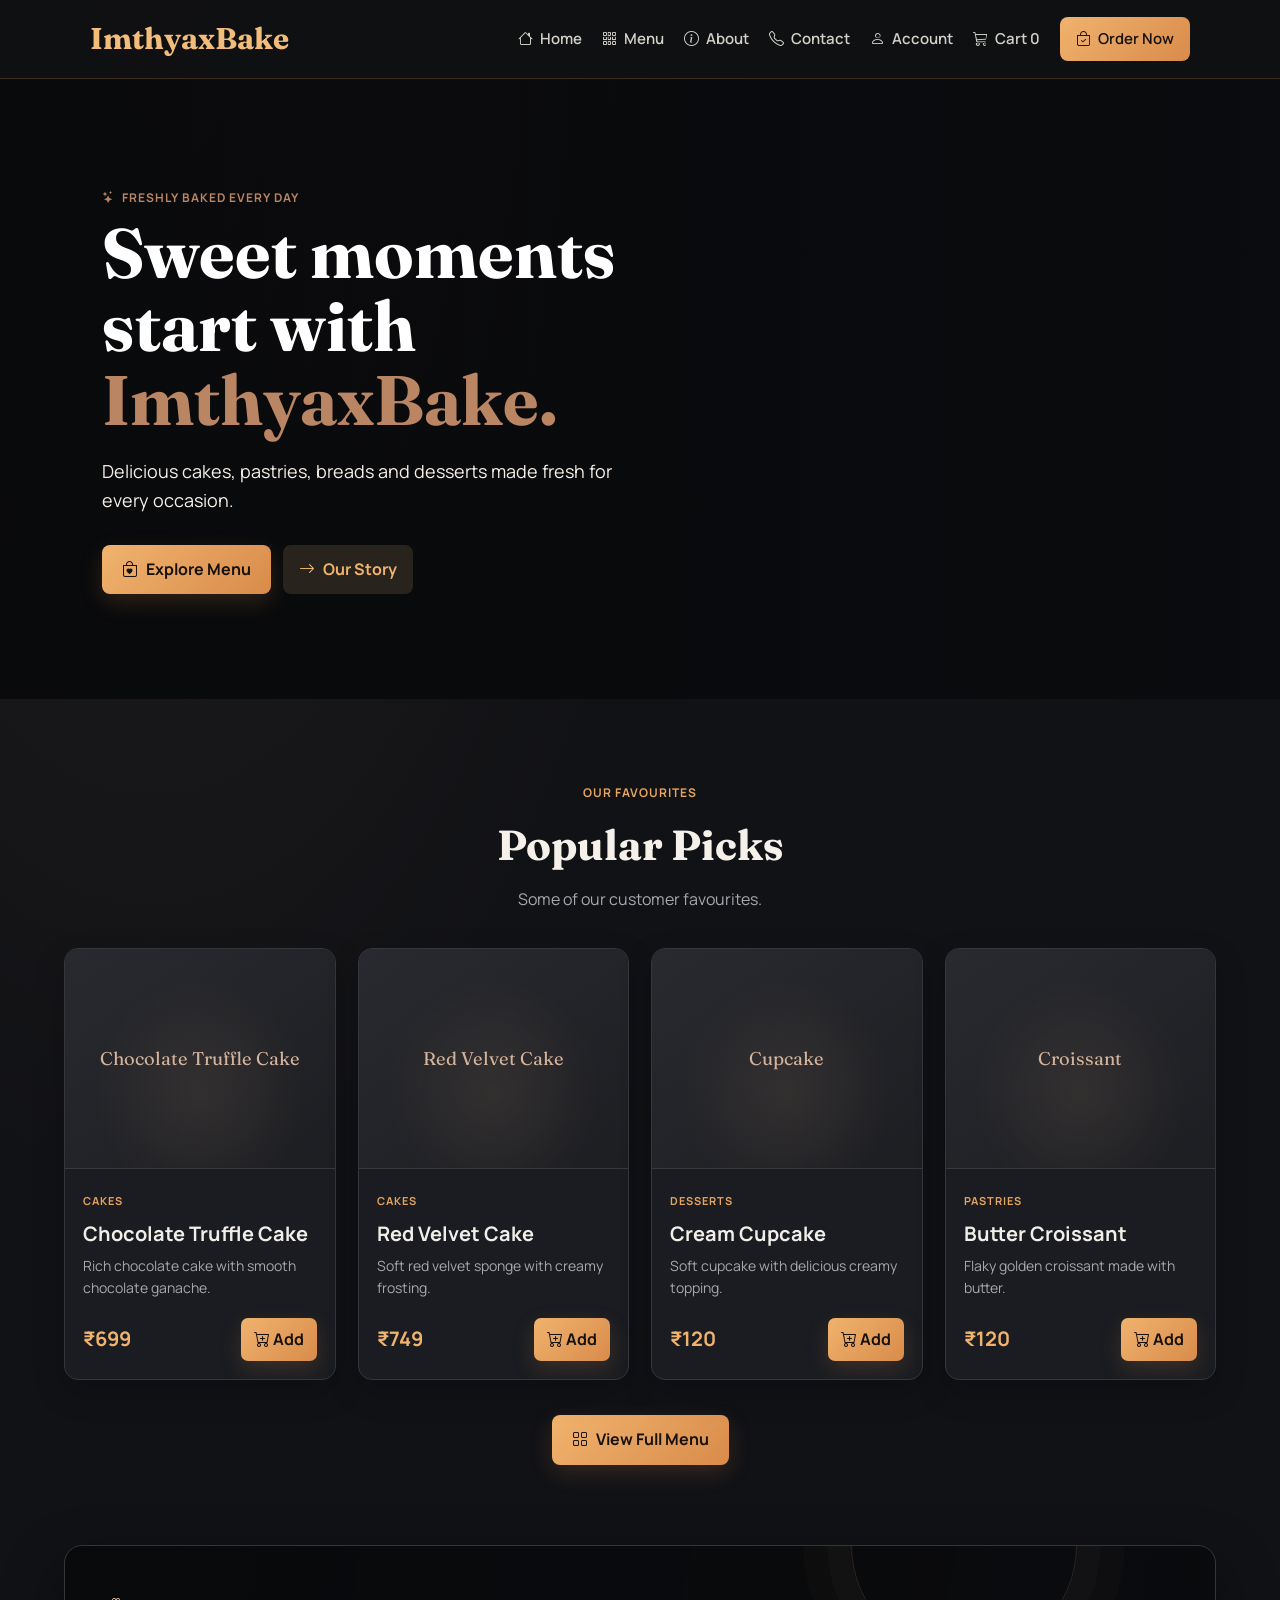
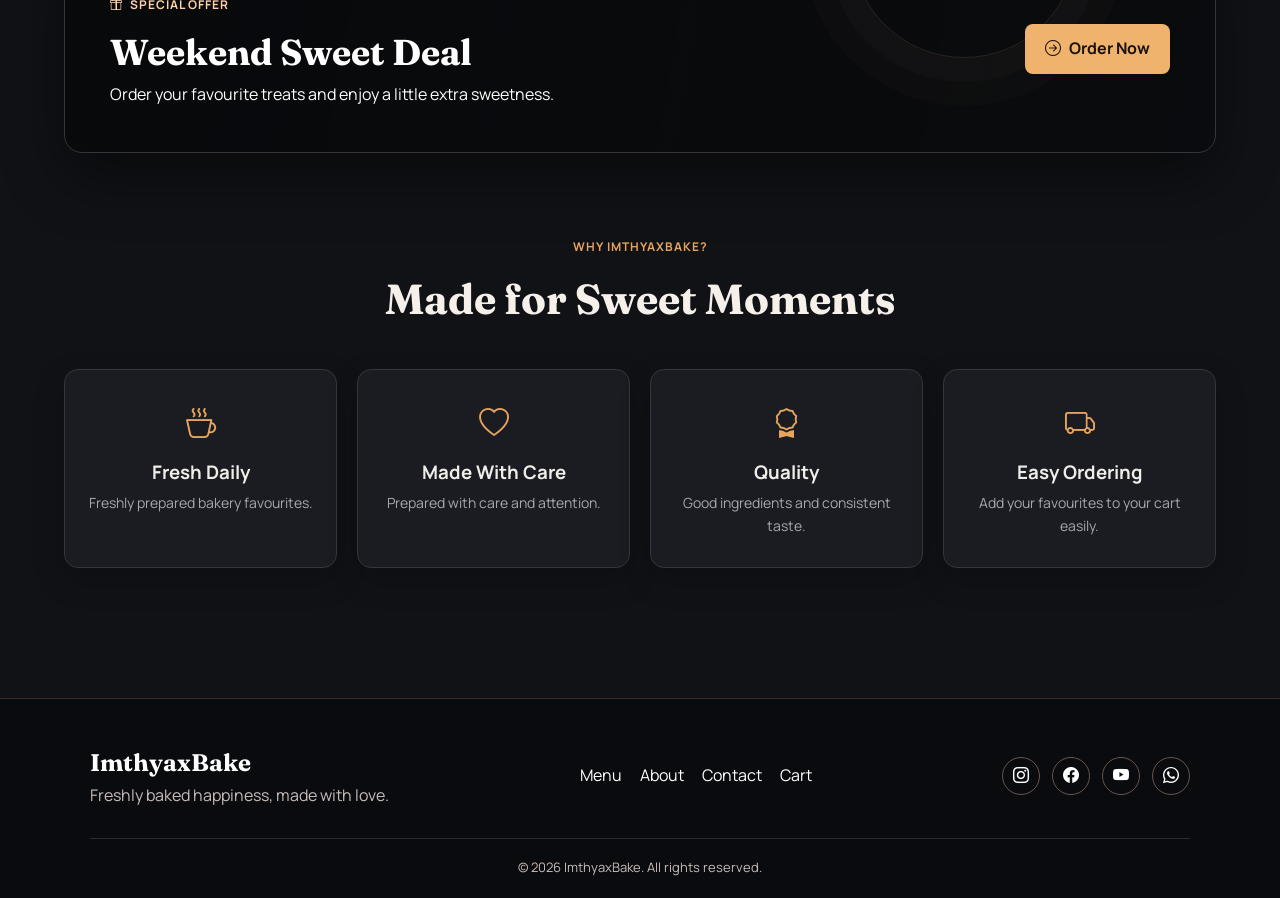
<file: index.html>
<!DOCTYPE html>
<html lang="en">
<head>
    <meta charset="UTF-8">
    <meta name="viewport" content="width=device-width, initial-scale=1.0">
    <title>Imtiaz Bake</title>

    <meta http-equiv="refresh" content="0; url=./imthiyaz-Bake/">
</head>
<body>
    <p>Redirecting to Imtiaz Bake...</p>

    <script>
        window.location.replace("./imthiyaz-Bake/");
    </script>
</body>
</html>
</file>
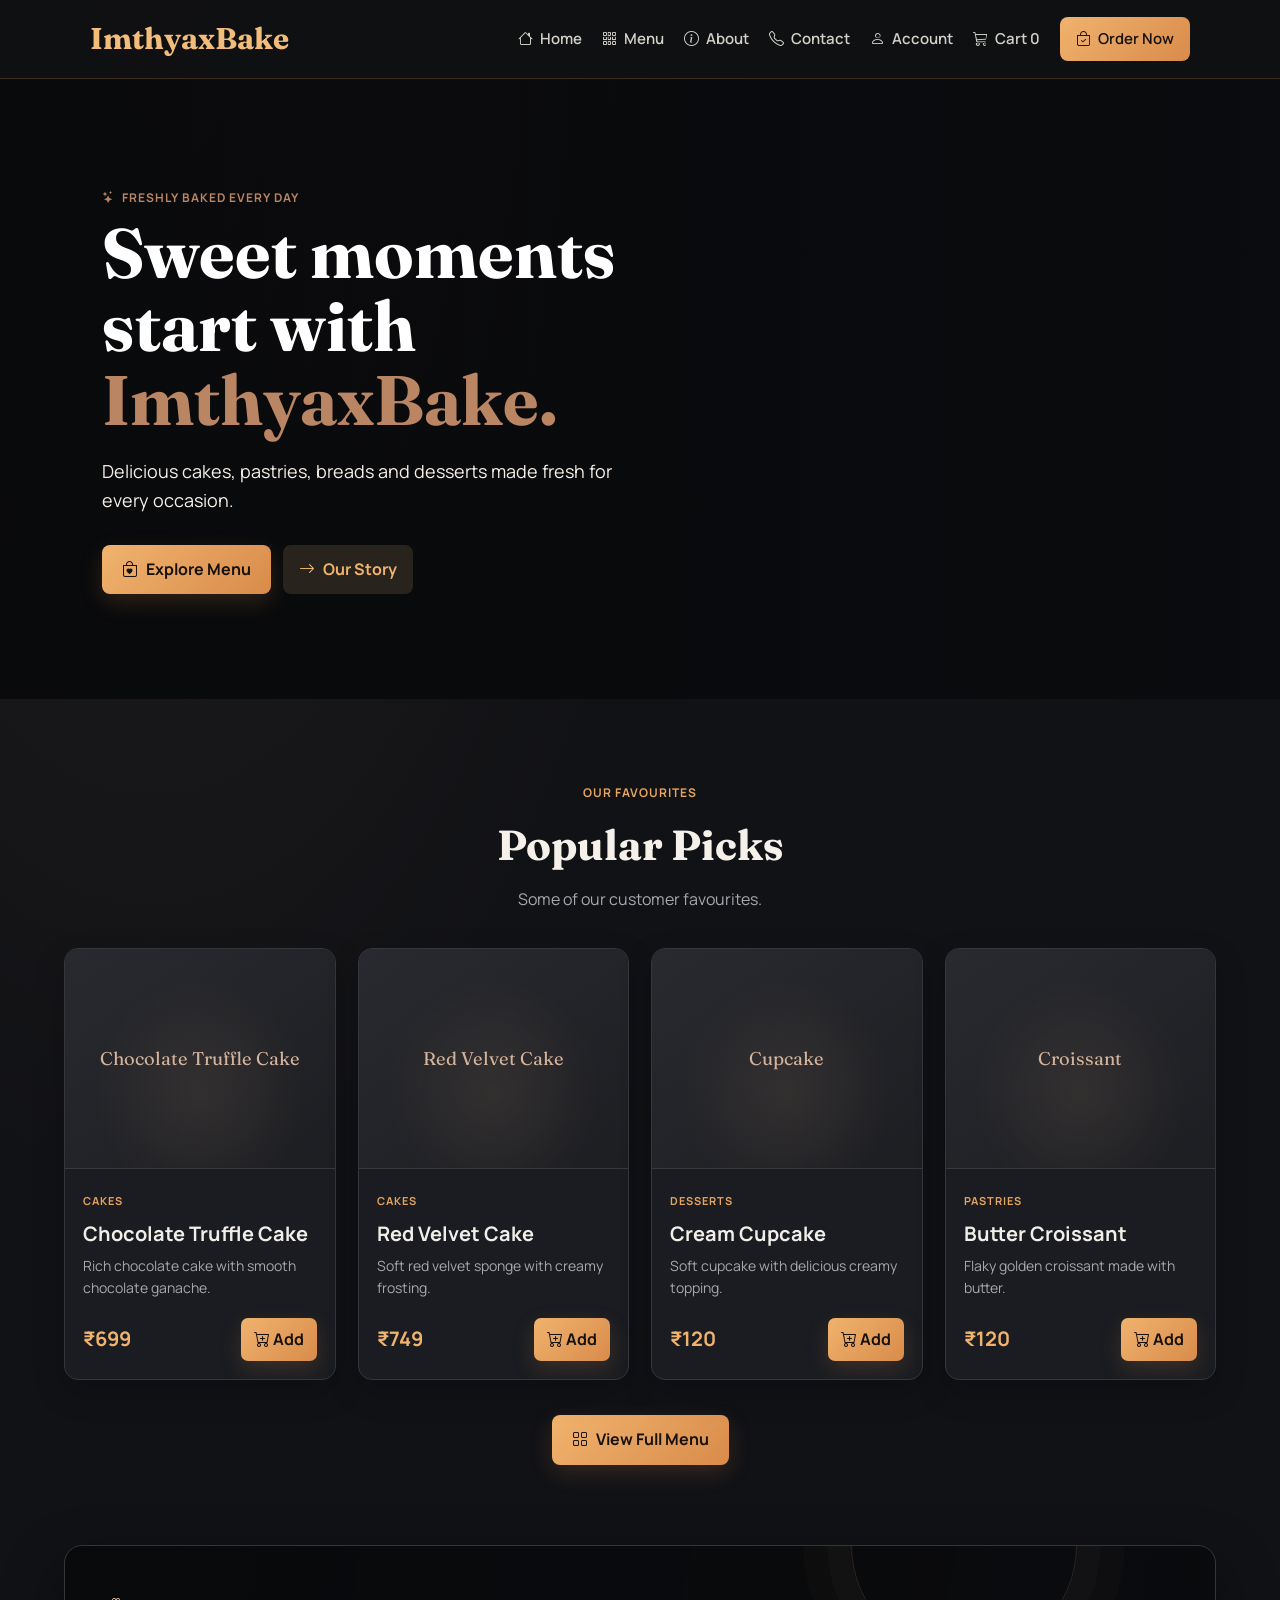
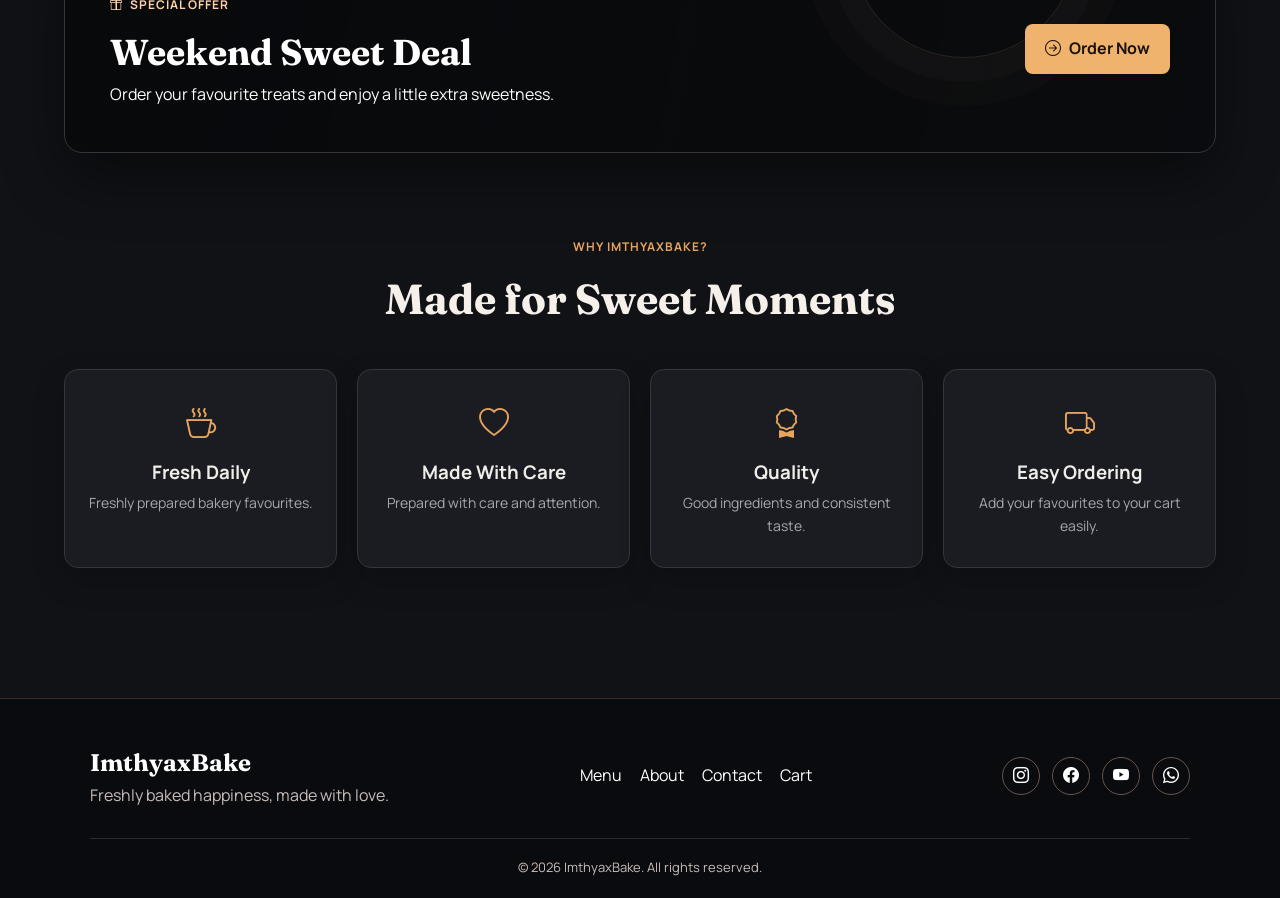
<file: imthiyaz-Bake/index.html>
﻿<!DOCTYPE html>
<html lang="en">

<head>

    <meta charset="UTF-8">

    <meta name="viewport"
          content="width=device-width, initial-scale=1.0">

    <title>Home - ImthyaxBake</title>

    <!-- Google Fonts -->
    <link rel="preconnect"
          href="https://fonts.googleapis.com">

    <link rel="preconnect"
          href="https://fonts.gstatic.com"
          crossorigin>

    <link href="https://fonts.googleapis.com/css2?family=Manrope:wght@400;500;600;700;800&family=Fraunces:wght@600;700&display=swap"
          rel="stylesheet">

    <!-- Bootstrap Icons -->
    <link rel="stylesheet"
          href="https://cdn.jsdelivr.net/npm/bootstrap-icons@1.11.3/font/bootstrap-icons.min.css">

    <!-- CSS -->
    <link rel="stylesheet"
          href="css/style.css">

</head>


<body>


<!-- =========================
     NAVBAR
========================= -->

<header class="navbar">

    <a href="index.html"
       class="logo">

        ImthyaxBake

    </a>


    <button class="menu-toggle"
            id="menuToggle">

        <i class="bi bi-list"></i>

    </button>


    <nav id="mainNav">

        <a href="index.html">
            <i class="bi bi-house"></i>
            Home
        </a>

        <a href="menu.html">
            <i class="bi bi-grid-3x3-gap"></i>
            Menu
        </a>

        <a href="about.html">
            <i class="bi bi-info-circle"></i>
            About
        </a>

        <a href="contact.html">
            <i class="bi bi-telephone"></i>
            Contact
        </a>

        <a href="account.html">
            <i class="bi bi-person"></i>
            Account
        </a>

        <a href="cart.html">

            <i class="bi bi-cart3"></i>

            Cart

            <span id="cartCount">
                0
            </span>

        </a>

        <a href="menu.html"
           class="order-link">

            <i class="bi bi-bag-check"></i>

            Order Now

        </a>

    </nav>

</header>



<!-- =========================
     HERO
========================= -->

<section class="hero">

    <div class="hero-content">

        <span class="eyebrow">

            <i class="bi bi-stars"></i>

            Freshly Baked Every Day

        </span>


        <h1>

            Sweet moments start
            with

            <span>
                ImthyaxBake.
            </span>

        </h1>


        <p>

            Delicious cakes, pastries,
            breads and desserts made
            fresh for every occasion.

        </p>


        <div class="hero-buttons">

            <a href="menu.html"
               class="btn primary">

                <i class="bi bi-bag-heart"></i>

                Explore Menu

            </a>


            <a href="about.html"
               class="btn secondary">

                <i class="bi bi-arrow-right"></i>

                Our Story

            </a>

        </div>

    </div>

</section>



<!-- =========================
     POPULAR PRODUCTS
========================= -->

<section class="section">


    <div class="section-heading">

        <span class="eyebrow">

            Our Favourites

        </span>


        <h2>

            Popular Picks

        </h2>


        <p>

            Some of our customer
            favourites.

        </p>

    </div>



    <div class="product-grid">


        <!-- PRODUCT 1 -->

        <article class="product-card">

            <img
                src="https://images.unsplash.com/photo-1578985545062-69928b1d9587?auto=format&fit=crop&w=900&q=80"
                alt="Chocolate Truffle Cake">


            <div class="product-info">

                <span class="product-category">
                    Cakes
                </span>


                <h3 class="product-name">

                    Chocolate Truffle Cake

                </h3>


                <p>

                    Rich chocolate cake
                    with smooth chocolate
                    ganache.

                </p>


                <div class="product-bottom">

                    <strong class="product-price">

                        ₹699

                    </strong>


                    <button class="add-btn">

                        <i class="bi bi-cart-plus"></i>

                        Add

                    </button>

                </div>

            </div>

        </article>



        <!-- PRODUCT 2 -->

        <article class="product-card">

            <img
                src="https://images.unsplash.com/photo-1565958011703-44f9829ba187?auto=format&fit=crop&w=900&q=80"
                alt="Red Velvet Cake">


            <div class="product-info">

                <span class="product-category">
                    Cakes
                </span>


                <h3 class="product-name">

                    Red Velvet Cake

                </h3>


                <p>

                    Soft red velvet
                    sponge with creamy
                    frosting.

                </p>


                <div class="product-bottom">

                    <strong class="product-price">

                        ₹749

                    </strong>


                    <button class="add-btn">

                        <i class="bi bi-cart-plus"></i>

                        Add

                    </button>

                </div>

            </div>

        </article>



        <!-- PRODUCT 3 -->

        <article class="product-card">

            <img
                src="https://images.unsplash.com/photo-1519869325930-281384150729?auto=format&fit=crop&w=900&q=80"
                alt="Cupcake">


            <div class="product-info">

                <span class="product-category">
                    Desserts
                </span>


                <h3 class="product-name">

                    Cream Cupcake

                </h3>


                <p>

                    Soft cupcake with
                    delicious creamy
                    topping.

                </p>


                <div class="product-bottom">

                    <strong class="product-price">

                        ₹120

                    </strong>


                    <button class="add-btn">

                        <i class="bi bi-cart-plus"></i>

                        Add

                    </button>

                </div>

            </div>

        </article>



        <!-- PRODUCT 4 -->

        <article class="product-card">

            <img
                src="https://images.unsplash.com/photo-1555507036-ab1f4038808a?auto=format&fit=crop&w=900&q=80"
                alt="Croissant">


            <div class="product-info">

                <span class="product-category">
                    Pastries
                </span>


                <h3 class="product-name">

                    Butter Croissant

                </h3>


                <p>

                    Flaky golden croissant
                    made with butter.

                </p>


                <div class="product-bottom">

                    <strong class="product-price">

                        ₹120

                    </strong>


                    <button class="add-btn">

                        <i class="bi bi-cart-plus"></i>

                        Add

                    </button>

                </div>

            </div>

        </article>


    </div>



    <div class="center">

        <a href="menu.html"
           class="btn primary">

            <i class="bi bi-grid"></i>

            View Full Menu

        </a>

    </div>

</section>



<!-- =========================
     OFFER
========================= -->

<section class="offer-banner">

    <div>

        <span class="eyebrow">

            <i class="bi bi-gift"></i>

            Special Offer

        </span>


        <h2>

            Weekend Sweet Deal

        </h2>


        <p>

            Order your favourite treats
            and enjoy a little extra
            sweetness.

        </p>

    </div>


    <a href="menu.html"
       class="btn light">

        <i class="bi bi-arrow-right-circle"></i>

        Order Now

    </a>

</section>



<!-- =========================
     FEATURES
========================= -->

<section class="section">

    <div class="section-heading">

        <span class="eyebrow">

            Why ImthyaxBake?

        </span>


        <h2>

            Made for Sweet Moments

        </h2>

    </div>


    <div class="feature-grid">


        <div class="feature-card">

            <i class="bi bi-cup-hot"></i>

            <h3>
                Fresh Daily
            </h3>

            <p>
                Freshly prepared bakery
                favourites.
            </p>

        </div>


        <div class="feature-card">

            <i class="bi bi-heart"></i>

            <h3>
                Made With Care
            </h3>

            <p>
                Prepared with care and
                attention.
            </p>

        </div>


        <div class="feature-card">

            <i class="bi bi-award"></i>

            <h3>
                Quality
            </h3>

            <p>
                Good ingredients and
                consistent taste.
            </p>

        </div>


        <div class="feature-card">

            <i class="bi bi-truck"></i>

            <h3>
                Easy Ordering
            </h3>

            <p>
                Add your favourites to
                your cart easily.
            </p>

        </div>


    </div>

</section>



<!-- =========================
     FOOTER
========================= -->

<footer class="footer">

    <div class="footer-inner">


        <div>

            <h2>
                ImthyaxBake
            </h2>

            <p>
                Freshly baked happiness,
                made with love.
            </p>

        </div>


        <div class="footer-links">

            <a href="menu.html">
                Menu
            </a>

            <a href="about.html">
                About
            </a>

            <a href="contact.html">
                Contact
            </a>

            <a href="cart.html">
                Cart
            </a>

        </div>


        <div class="socials">

            <a href="https://www.instagram.com/imthyax__/"
               target="_blank"
               rel="noopener noreferrer"
               aria-label="Instagram">

                <i class="bi bi-instagram"></i>

            </a>


            <a href="https://youtube.com/@liftwithimthyax"
               target="_blank"
               rel="noopener noreferrer"
               aria-label="YouTube">

                <i class="bi bi-facebook"></i>

            </a>


            <a href="https://wa.me/917019736315"
               target="_blank"
               rel="noopener noreferrer"
               aria-label="WhatsApp">

                <i class="bi bi-youtube"></i>

            </a>


            <a href="#">

                <i class="bi bi-whatsapp"></i>

            </a>

        </div>

    </div>


    <p class="copyright">

        © 2026 ImthyaxBake.
        All rights reserved.

    </p>

</footer>



<script src="js/script.js"></script>

</body>

</html>
</file>
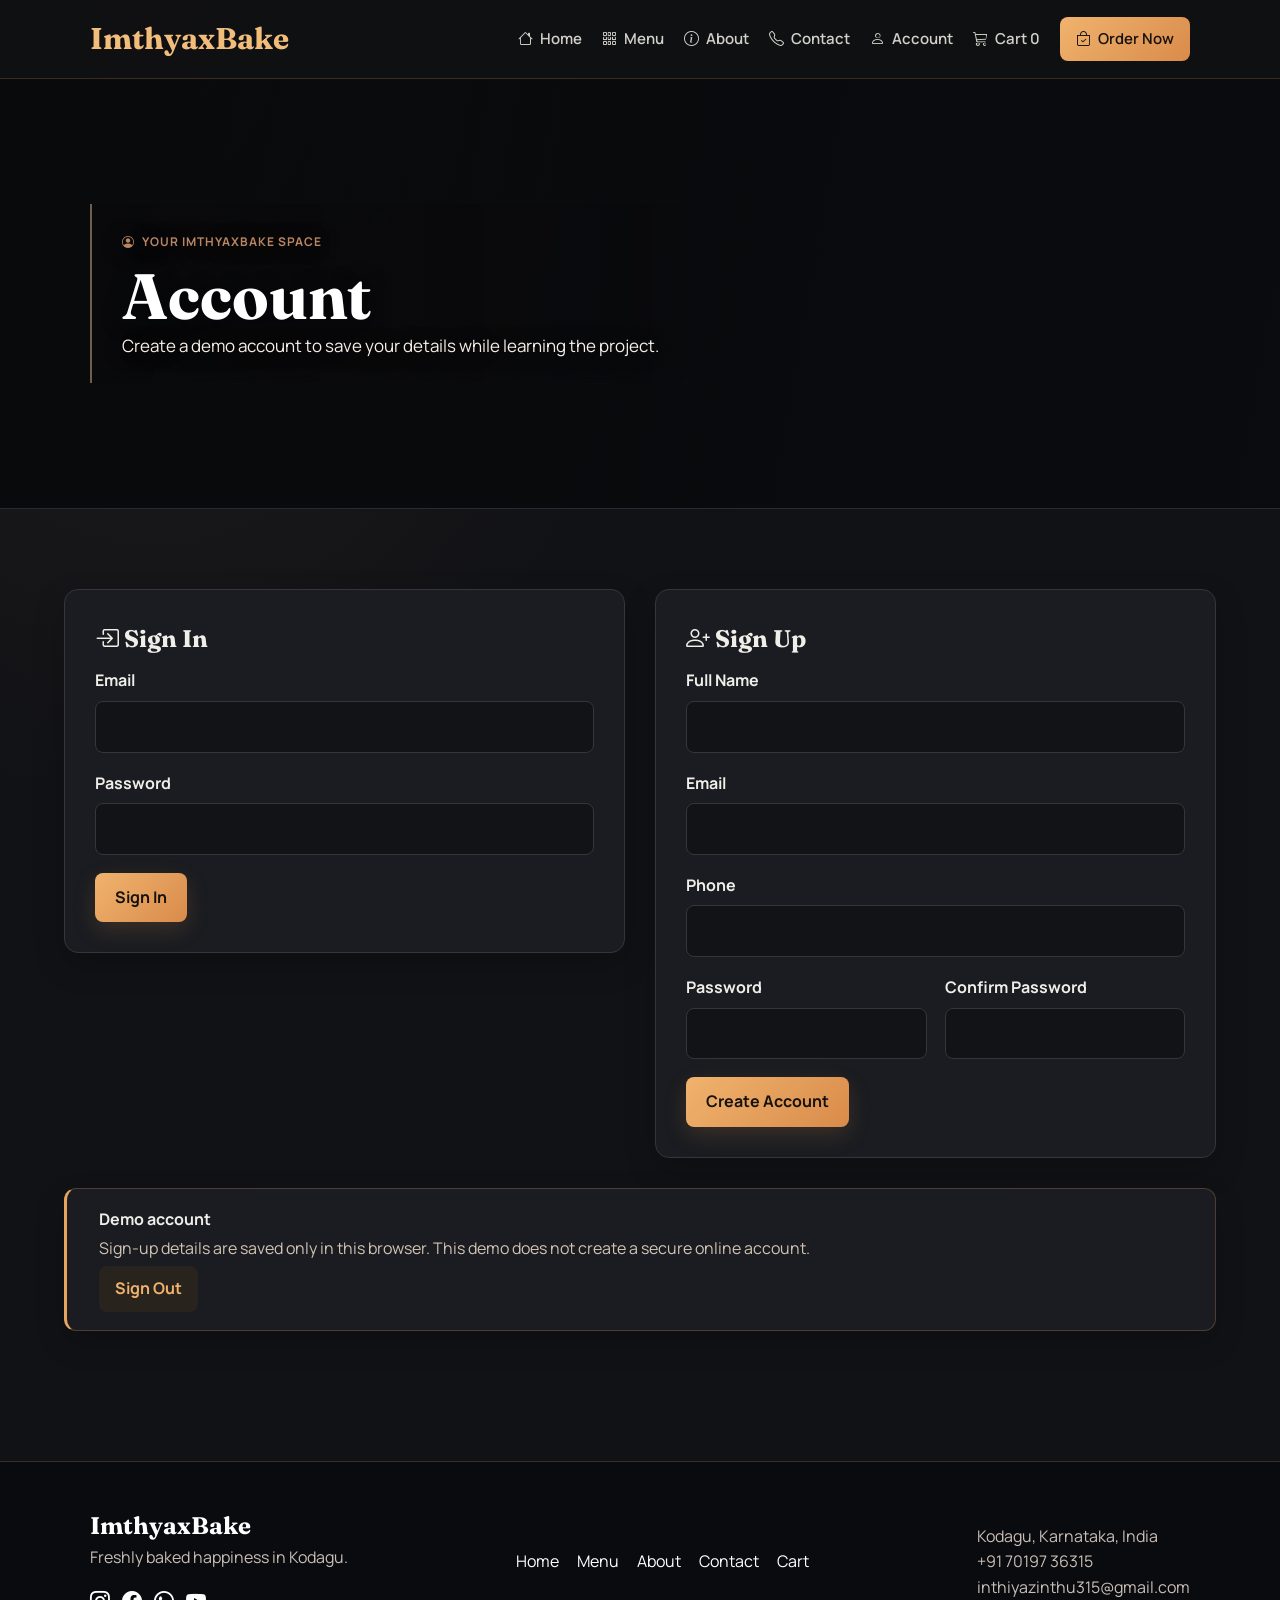
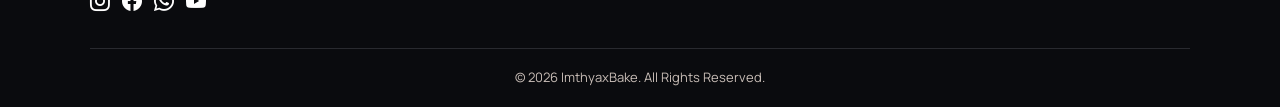
<file: imthiyaz-Bake/account.html>
<!DOCTYPE html>
<html lang="en">
<head>
  <meta charset="UTF-8">
  <meta name="viewport" content="width=device-width, initial-scale=1.0">
  <title>Account - ImthyaxBake</title>
  <link rel="preconnect" href="https://fonts.googleapis.com">
  <link rel="preconnect" href="https://fonts.gstatic.com" crossorigin>
  <link href="https://fonts.googleapis.com/css2?family=Manrope:wght@400;500;600;700;800&family=Fraunces:wght@600;700&display=swap" rel="stylesheet">
  <link rel="stylesheet" href="https://cdn.jsdelivr.net/npm/bootstrap-icons@1.11.3/font/bootstrap-icons.min.css">
  <link rel="stylesheet" href="css/style.css">
</head>
<body>
  <header class="navbar">
    <a href="index.html" class="logo">ImthyaxBake</a>
    <button class="menu-toggle" id="menuToggle" aria-label="Open navigation"><i class="bi bi-list"></i></button>
    <nav id="mainNav">
      <a href="index.html"><i class="bi bi-house"></i> Home</a>
      <a href="menu.html"><i class="bi bi-grid-3x3-gap"></i> Menu</a>
      <a href="about.html"><i class="bi bi-info-circle"></i> About</a>
      <a href="contact.html"><i class="bi bi-telephone"></i> Contact</a>
      <a href="account.html"><i class="bi bi-person"></i> Account</a>
      <a href="cart.html"><i class="bi bi-cart3"></i> Cart <span id="cartCount">0</span></a>
      <a href="menu.html" class="order-link"><i class="bi bi-bag-check"></i> Order Now</a>
    </nav>
  </header>

  <section class="page-banner account-banner"><div><span class="eyebrow"><i class="bi bi-person-circle"></i> Your ImthyaxBake space</span><h1>Account</h1><p>Create a demo account to save your details while learning the project.</p></div></section>

  <main class="section account-layout">
    <section class="form-card">
      <h2><i class="bi bi-box-arrow-in-right"></i> Sign In</h2>
      <form id="signinForm" novalidate>
        <div class="form-group"><label for="signinEmail">Email</label><input class="form-control" id="signinEmail" name="email" type="email" required></div>
        <div class="form-group"><label for="signinPassword">Password</label><input class="form-control" id="signinPassword" name="password" type="password" required></div>
        <button class="btn primary" type="submit">Sign In</button>
      </form>
    </section>
    <section class="form-card">
      <h2><i class="bi bi-person-plus"></i> Sign Up</h2>
      <form id="signupForm" novalidate>
        <div class="form-group"><label for="fullName">Full Name</label><input class="form-control" id="fullName" name="fullName" required></div>
        <div class="form-group"><label for="signupEmail">Email</label><input class="form-control" id="signupEmail" name="email" type="email" required></div>
        <div class="form-group"><label for="signupPhone">Phone</label><input class="form-control" id="signupPhone" name="phone" type="tel" required></div>
        <div class="form-grid"><div class="form-group"><label for="signupPassword">Password</label><input class="form-control" id="signupPassword" name="password" type="password" required></div><div class="form-group"><label for="confirmPassword">Confirm Password</label><input class="form-control" id="confirmPassword" name="confirmPassword" type="password" required></div></div>
        <button class="btn primary" type="submit">Create Account</button>
      </form>
    </section>
    <div class="account-note"><i class="bi bi-shield-info"></i><div><strong>Demo account</strong><p>Sign-up details are saved only in this browser. This demo does not create a secure online account.</p><p id="accountMessage" role="status"></p><button id="signoutButton" class="btn secondary" type="button" hidden>Sign Out</button></div></div>
  </main>

  <footer class="footer"><div class="footer-inner"><div><h2>ImthyaxBake</h2><p>Freshly baked happiness in Kodagu.</p><div class="social-links"><a href="https://www.instagram.com/imthyax__/" target="_blank" rel="noopener noreferrer" aria-label="Instagram"><i class="bi bi-instagram"></i></a><a href="https://facebook.com" aria-label="Facebook"><i class="bi bi-facebook"></i></a><a href="https://wa.me/917019736315" target="_blank" rel="noopener noreferrer" aria-label="WhatsApp"><i class="bi bi-whatsapp"></i></a><a href="https://youtube.com/@liftwithimthyax" target="_blank" rel="noopener noreferrer" aria-label="YouTube"><i class="bi bi-youtube"></i></a></div></div><div class="footer-links"><a href="index.html">Home</a><a href="menu.html">Menu</a><a href="about.html">About</a><a href="contact.html">Contact</a><a href="cart.html">Cart</a></div><div><p>Kodagu, Karnataka, India</p><p>+91 70197 36315</p><p>inthiyazinthu315@gmail.com</p></div></div><p class="copyright">&copy; 2026 ImthyaxBake. All Rights Reserved.</p></footer>
  <script src="js/script.js"></script>
</body>
</html>
</file>
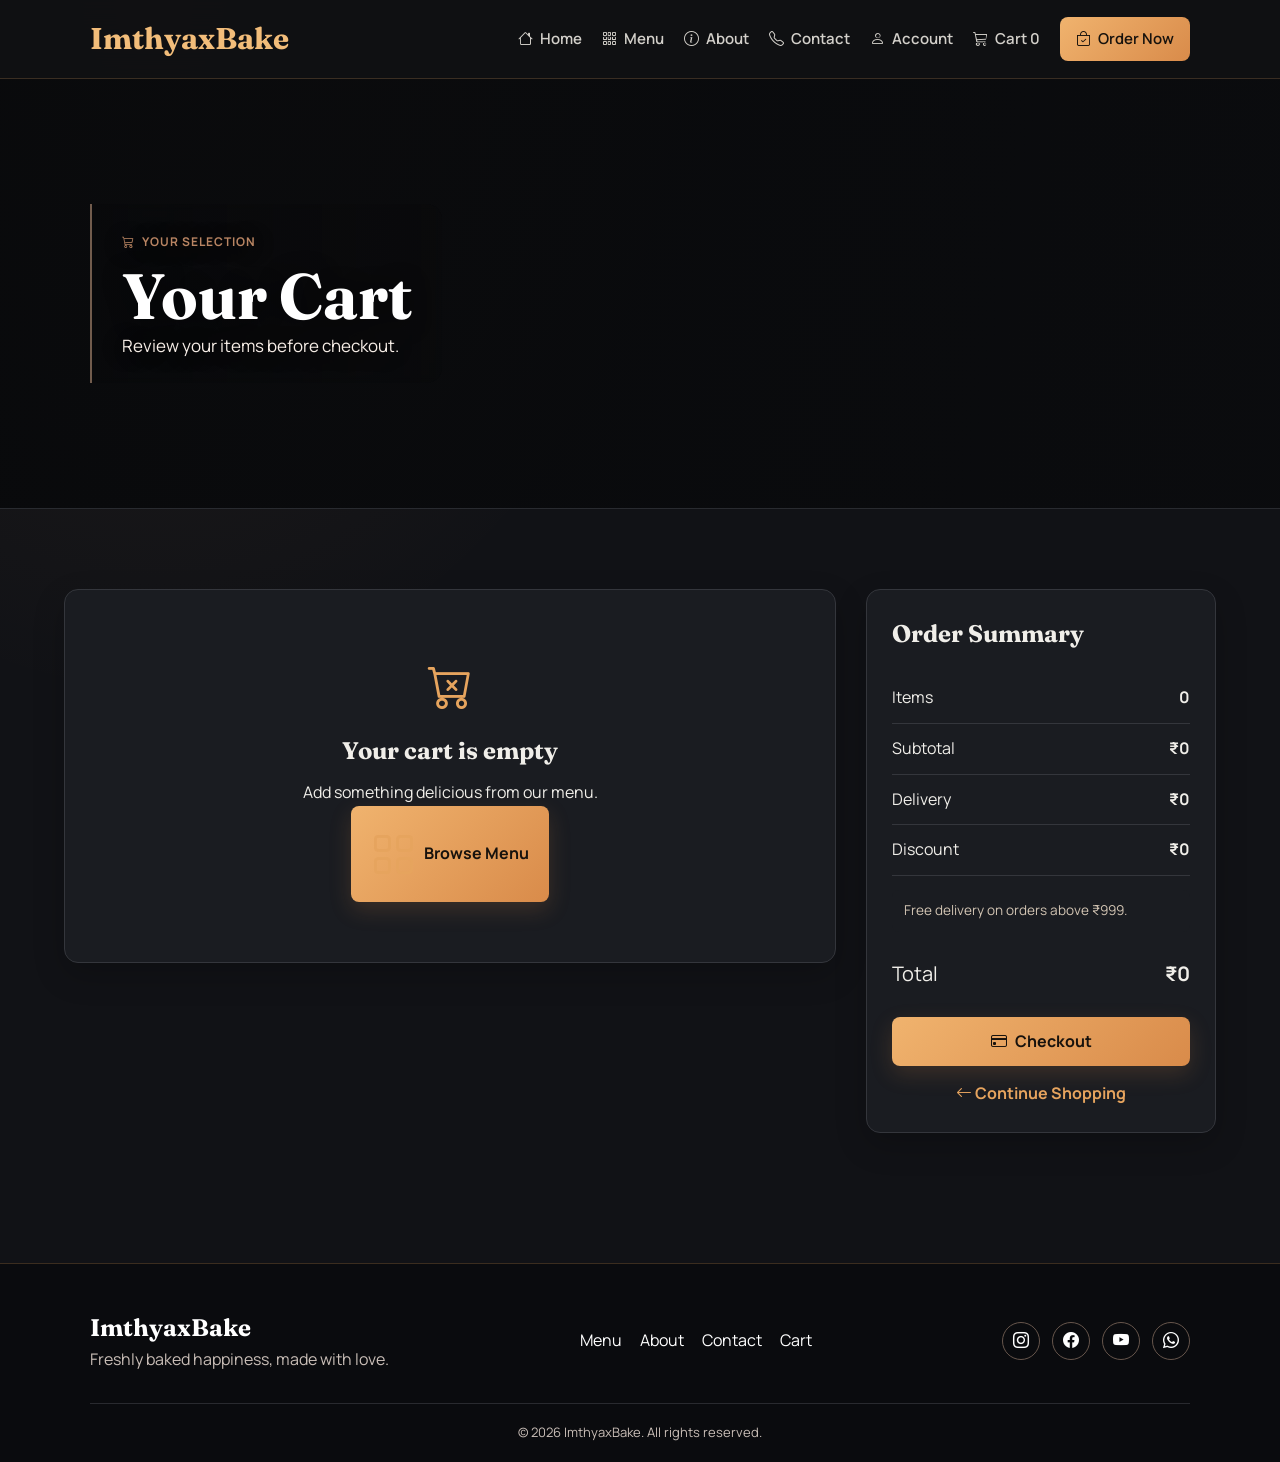
<file: imthiyaz-Bake/cart.html>
﻿<!DOCTYPE html>
<html lang="en">

<head>

    <meta charset="UTF-8">

    <meta name="viewport"
          content="width=device-width, initial-scale=1.0">

    <title>Cart - ImthyaxBake</title>


    <link rel="preconnect"
          href="https://fonts.googleapis.com">

    <link rel="preconnect"
          href="https://fonts.gstatic.com"
          crossorigin>


    <link href="https://fonts.googleapis.com/css2?family=Manrope:wght@400;500;600;700;800&family=Fraunces:wght@600;700&display=swap"
          rel="stylesheet">


    <link rel="stylesheet"
          href="https://cdn.jsdelivr.net/npm/bootstrap-icons@1.11.3/font/bootstrap-icons.min.css">


    <link rel="stylesheet"
          href="css/style.css">

</head>


<body>


<!-- NAVBAR -->

<header class="navbar">

    <a href="index.html"
       class="logo">

        ImthyaxBake

    </a>


    <button class="menu-toggle"
            id="menuToggle">

        <i class="bi bi-list"></i>

    </button>


    <nav id="mainNav">

        <a href="index.html">
            <i class="bi bi-house"></i>
            Home
        </a>

        <a href="menu.html">
            <i class="bi bi-grid-3x3-gap"></i>
            Menu
        </a>

        <a href="about.html">
            <i class="bi bi-info-circle"></i>
            About
        </a>

        <a href="contact.html">
            <i class="bi bi-telephone"></i>
            Contact
        </a>

        <a href="account.html">
            <i class="bi bi-person"></i>
            Account
        </a>

        <a href="cart.html">

            <i class="bi bi-cart3"></i>

            Cart

            <span id="cartCount">
                0
            </span>

        </a>

        <a href="menu.html"
           class="order-link">

            <i class="bi bi-bag-check"></i>

            Order Now

        </a>

    </nav>

</header>



<!-- CART BANNER -->

<section class="page-banner cart-banner">

    <div>

        <span class="eyebrow">

            <i class="bi bi-cart3"></i>

            Your Selection

        </span>


        <h1>
            Your Cart
        </h1>


        <p>

            Review your items before
            checkout.

        </p>

    </div>

</section>



<!-- CART -->

<section class="section cart-layout">


    <!-- CART ITEMS -->

    <div id="cartItems"
         class="cart-items">

        <!-- JavaScript adds cart items here -->

    </div>



    <!-- SUMMARY -->

    <aside class="cart-summary">

        <h2>
            Order Summary
        </h2>


        <div class="summary-row">

            <span>
                Items
            </span>

            <strong id="summaryItems">
                0
            </strong>

        </div>

        <div class="summary-row">
            <span>Subtotal</span>
            <strong id="subtotal">₹0</strong>
        </div>

        <div class="summary-row">
            <span>Delivery</span>
            <strong id="delivery">₹0</strong>
        </div>

        <div class="summary-row">
            <span>Discount</span>
            <strong id="discount">₹0</strong>
        </div>

        <p id="deliveryMessage" class="delivery-message">
            Free delivery on orders above ₹999.
        </p>


        <div class="summary-row total">

            <span>
                Total
            </span>

            <strong>

                ₹<span id="cartTotal">
                    0
                </span>

            </strong>

        </div>


        <a id="checkoutButton"
           href="checkout.html"
           class="btn primary full">

            <i class="bi bi-credit-card"></i>

            Checkout

        </a>


        <a href="menu.html"
           class="continue-link">

            <i class="bi bi-arrow-left"></i>

            Continue Shopping

        </a>

    </aside>

</section>



<!-- FOOTER -->

<footer class="footer">

    <div class="footer-inner">

        <div>

            <h2>
                ImthyaxBake
            </h2>

            <p>
                Freshly baked happiness,
                made with love.
            </p>

        </div>


        <div class="footer-links">

            <a href="menu.html">
                Menu
            </a>

            <a href="about.html">
                About
            </a>

            <a href="contact.html">
                Contact
            </a>

            <a href="cart.html">
                Cart
            </a>

        </div>


        <div class="socials">

            <a href="https://www.instagram.com/imthyax__/"
               target="_blank"
               rel="noopener noreferrer"
               aria-label="Instagram">

                <i class="bi bi-instagram"></i>

            </a>

            <a href="https://youtube.com/@liftwithimthyax"
               target="_blank"
               rel="noopener noreferrer"
               aria-label="YouTube">
                <i class="bi bi-facebook"></i>
            </a>

            <a href="https://wa.me/917019736315"
               target="_blank"
               rel="noopener noreferrer"
               aria-label="WhatsApp">
                <i class="bi bi-youtube"></i>
            </a>

            <a href="#">
                <i class="bi bi-whatsapp"></i>
            </a>

        </div>

    </div>


    <p class="copyright">

        © 2026 ImthyaxBake.
        All rights reserved.

    </p>

</footer>



<script src="js/script.js"></script>

</body>

</html>
</file>
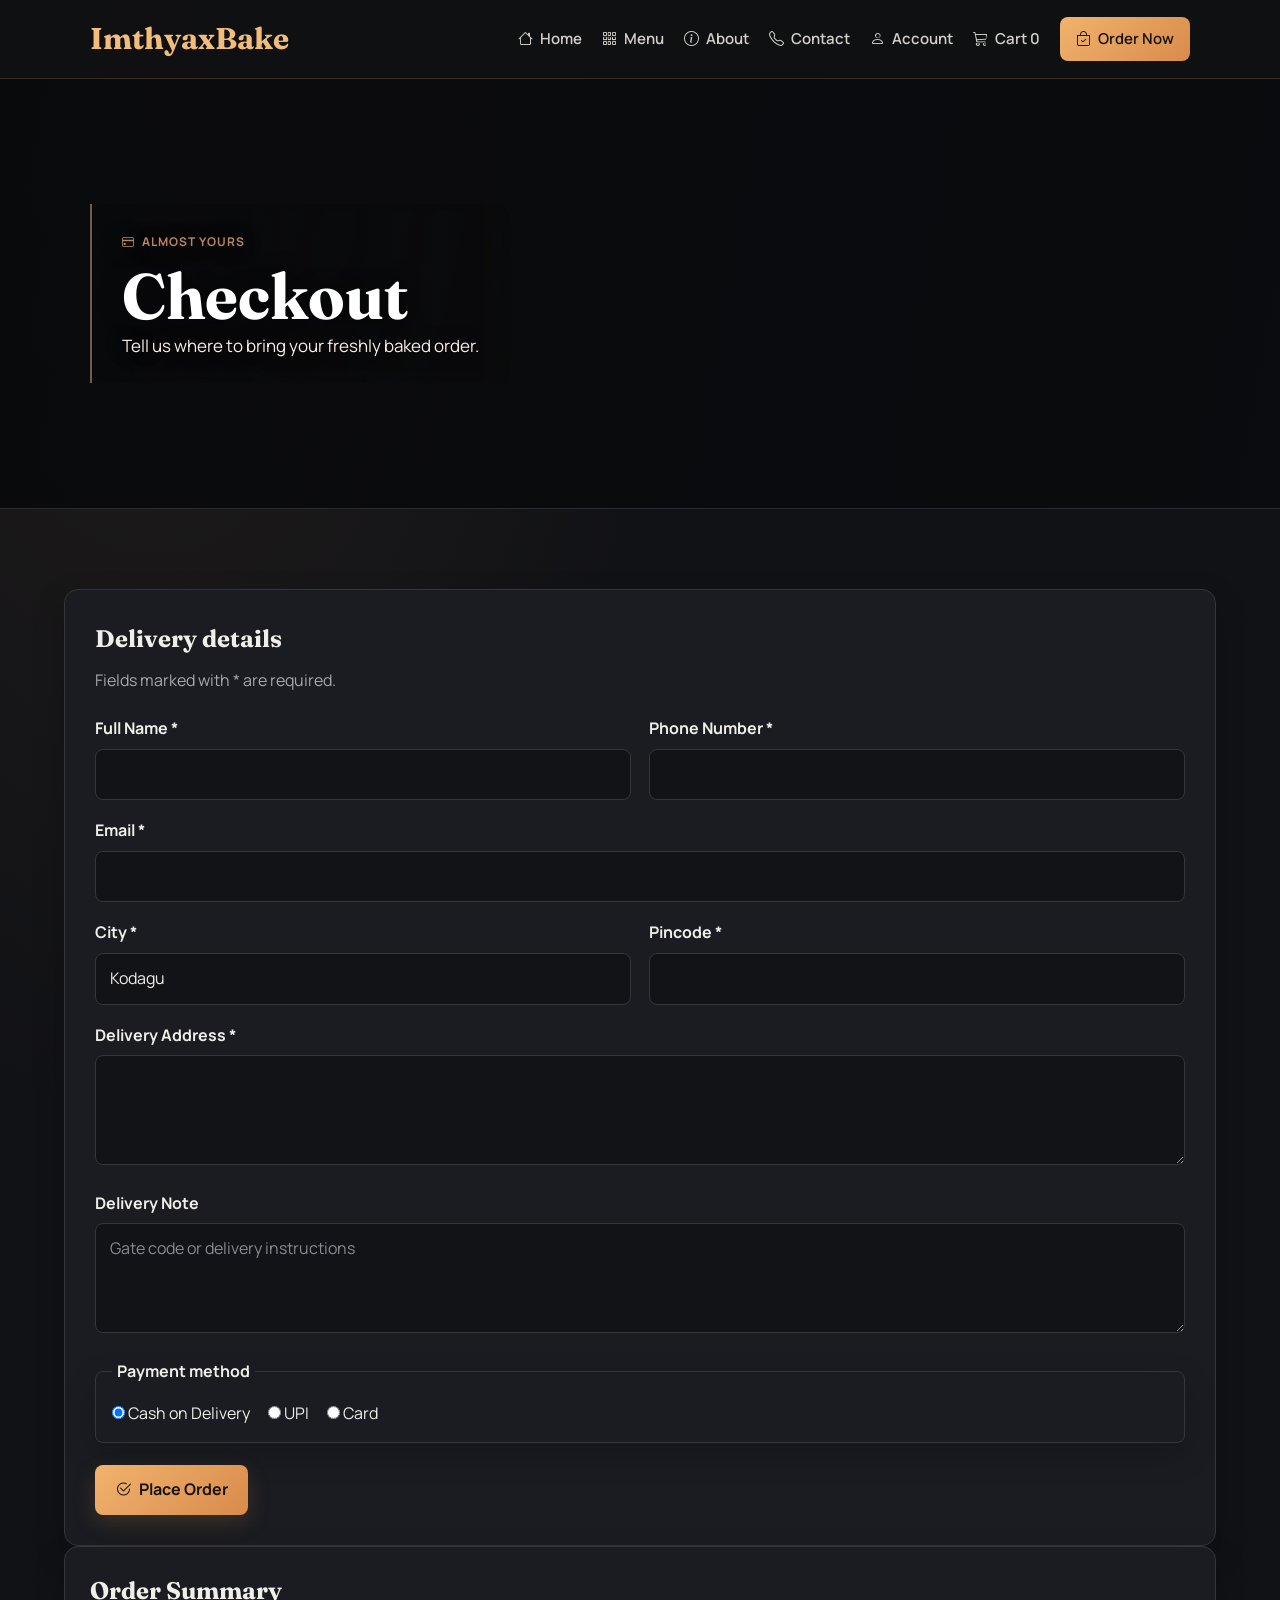
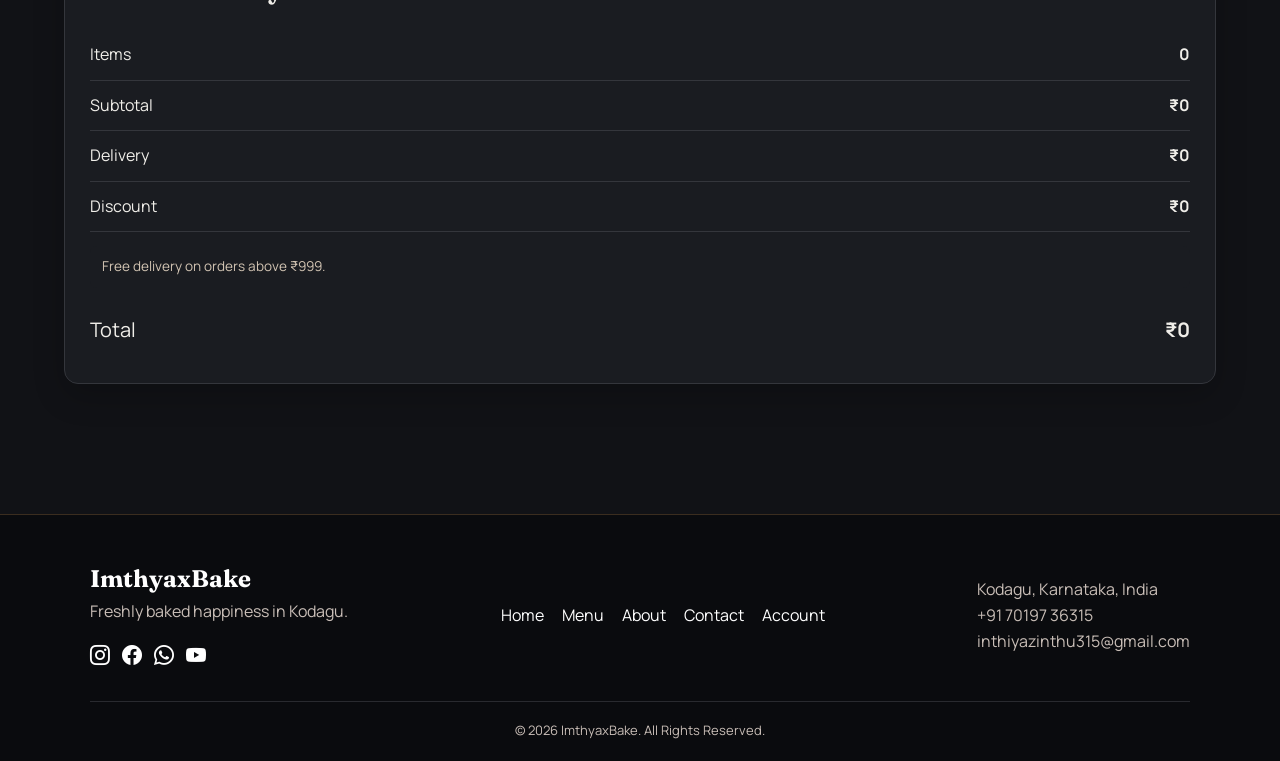
<file: imthiyaz-Bake/checkout.html>
<!DOCTYPE html>
<html lang="en">
<head>
  <meta charset="UTF-8">
  <meta name="viewport" content="width=device-width, initial-scale=1.0">
  <title>Checkout - ImthyaxBake</title>
  <link rel="preconnect" href="https://fonts.googleapis.com">
  <link rel="preconnect" href="https://fonts.gstatic.com" crossorigin>
  <link href="https://fonts.googleapis.com/css2?family=Manrope:wght@400;500;600;700;800&family=Fraunces:wght@600;700&display=swap" rel="stylesheet">
  <link rel="stylesheet" href="https://cdn.jsdelivr.net/npm/bootstrap-icons@1.11.3/font/bootstrap-icons.min.css">
  <link rel="stylesheet" href="css/style.css">
</head>
<body>
  <header class="navbar">
    <a href="index.html" class="logo">ImthyaxBake</a>
    <button class="menu-toggle" id="menuToggle" aria-label="Open navigation"><i class="bi bi-list"></i></button>
    <nav id="mainNav">
      <a href="index.html"><i class="bi bi-house"></i> Home</a>
      <a href="menu.html"><i class="bi bi-grid-3x3-gap"></i> Menu</a>
      <a href="about.html"><i class="bi bi-info-circle"></i> About</a>
      <a href="contact.html"><i class="bi bi-telephone"></i> Contact</a>
      <a href="account.html"><i class="bi bi-person"></i> Account</a>
      <a href="cart.html"><i class="bi bi-cart3"></i> Cart <span id="cartCount">0</span></a>
      <a href="menu.html" class="order-link"><i class="bi bi-bag-check"></i> Order Now</a>
    </nav>
  </header>

  <section class="page-banner checkout-banner">
    <div><span class="eyebrow"><i class="bi bi-credit-card"></i> Almost yours</span><h1>Checkout</h1><p>Tell us where to bring your freshly baked order.</p></div>
  </section>

  <main class="section checkout-layout">
    <section id="checkoutPanel" class="form-card">
      <h2>Delivery details</h2>
      <p class="form-intro">Fields marked with * are required.</p>
      <form id="checkoutForm" novalidate>
        <div class="form-grid">
          <div class="form-group"><label for="fullName">Full Name *</label><input class="form-control" id="fullName" name="fullName" required><small class="invalid-feedback">Please enter your name.</small></div>
          <div class="form-group"><label for="phone">Phone Number *</label><input class="form-control" id="phone" name="phone" type="tel" pattern="[0-9]{10,}" required><small class="invalid-feedback">Please enter a valid phone number.</small></div>
        </div>
        <div class="form-group"><label for="email">Email *</label><input class="form-control" id="email" name="email" type="email" required><small class="invalid-feedback">Please enter a valid email.</small></div>
        <div class="form-grid">
          <div class="form-group"><label for="city">City *</label><input class="form-control" id="city" name="city" required value="Kodagu"><small class="invalid-feedback">Please enter your city.</small></div>
          <div class="form-group"><label for="pincode">Pincode *</label><input class="form-control" id="pincode" name="pincode" pattern="[0-9]{6}" required><small class="invalid-feedback">Enter a six-digit pincode.</small></div>
        </div>
        <div class="form-group"><label for="address">Delivery Address *</label><textarea class="form-control" id="address" name="address" required></textarea><small class="invalid-feedback">Please enter your address.</small></div>
        <div class="form-group"><label for="deliveryNote">Delivery Note</label><textarea class="form-control" id="deliveryNote" name="deliveryNote" placeholder="Gate code or delivery instructions"></textarea></div>
        <fieldset class="payment-options"><legend>Payment method</legend><label><input type="radio" name="payment" value="Cash on Delivery" checked> Cash on Delivery</label><label><input type="radio" name="payment" value="UPI"> UPI</label><label><input type="radio" name="payment" value="Card"> Card</label></fieldset>
        <button class="btn primary" type="submit"><i class="bi bi-check2-circle"></i> Place Order</button>
      </form>
    </section>
    <aside class="cart-summary">
      <h2>Order Summary</h2>
      <div id="checkoutEmpty" class="empty-cart" hidden><p>Your cart is empty.</p><a href="menu.html" class="btn primary">Browse Menu</a></div>
      <div class="summary-row"><span>Items</span><strong id="summaryItems">0</strong></div>
      <div class="summary-row"><span>Subtotal</span><strong id="subtotal">₹0</strong></div>
      <div class="summary-row"><span>Delivery</span><strong id="delivery">₹0</strong></div>
      <div class="summary-row"><span>Discount</span><strong id="discount">₹0</strong></div>
      <p id="deliveryMessage" class="delivery-message">Free delivery on orders above ₹999.</p>
      <div class="summary-row total"><span>Total</span><strong id="summaryTotal">₹0</strong></div>
    </aside>
  </main>

  <footer class="footer"><div class="footer-inner"><div><h2>ImthyaxBake</h2><p>Freshly baked happiness in Kodagu.</p><div class="social-links"><a href="https://www.instagram.com/imthyax__/" target="_blank" rel="noopener noreferrer" aria-label="Instagram"><i class="bi bi-instagram"></i></a><a href="https://facebook.com" aria-label="Facebook"><i class="bi bi-facebook"></i></a><a href="https://wa.me/917019736315" target="_blank" rel="noopener noreferrer" aria-label="WhatsApp"><i class="bi bi-whatsapp"></i></a><a href="https://youtube.com/@liftwithimthyax" target="_blank" rel="noopener noreferrer" aria-label="YouTube"><i class="bi bi-youtube"></i></a></div></div><div class="footer-links"><a href="index.html">Home</a><a href="menu.html">Menu</a><a href="about.html">About</a><a href="contact.html">Contact</a><a href="account.html">Account</a></div><div><p>Kodagu, Karnataka, India</p><p>+91 70197 36315</p><p>inthiyazinthu315@gmail.com</p></div></div><p class="copyright">&copy; 2026 ImthyaxBake. All Rights Reserved.</p></footer>
  <div class="toast-box"></div>
  <script src="js/script.js"></script>
</body>
</html>
</file>
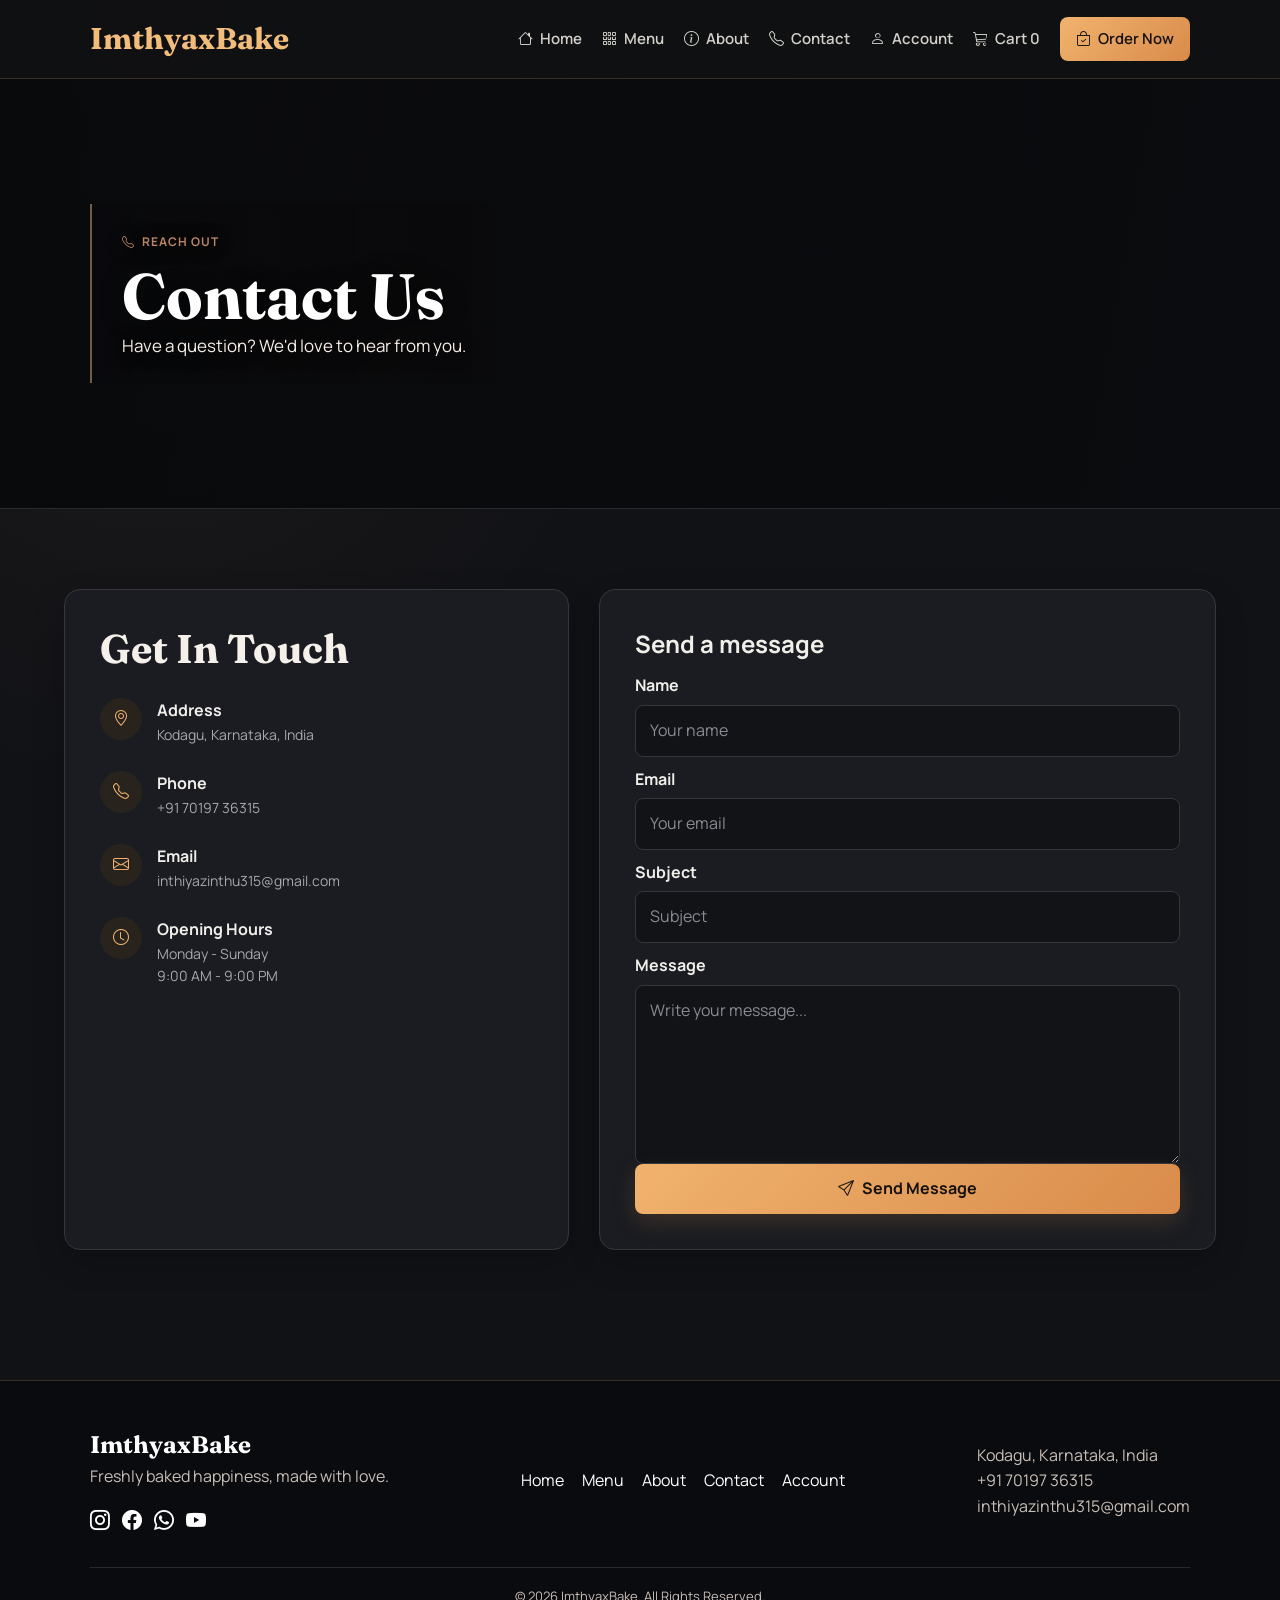
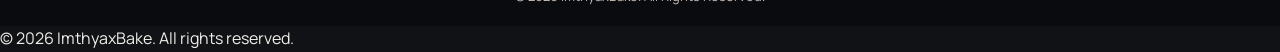
<file: imthiyaz-Bake/contact.html>
﻿<!DOCTYPE html>
<html lang="en">
<head>
  <meta charset="UTF-8" />
  <meta name="viewport" content="width=device-width, initial-scale=1.0" />
  <title>Contact - ImthyaxBake</title>
  <link rel="preconnect" href="https://fonts.googleapis.com" />
  <link rel="preconnect" href="https://fonts.gstatic.com" crossorigin />
  <link href="https://fonts.googleapis.com/css2?family=Manrope:wght@400;500;600;700;800&family=Fraunces:wght@600;700&display=swap" rel="stylesheet" />
  <link rel="stylesheet" href="https://cdn.jsdelivr.net/npm/bootstrap-icons@1.11.3/font/bootstrap-icons.min.css" />
  <link rel="stylesheet" href="css/style.css" />
</head>
<body>
  <header class="navbar">
    <a href="index.html" class="logo">ImthyaxBake</a>
    <button class="menu-toggle" id="menuToggle" aria-label="Open navigation">
      <i class="bi bi-list"></i>
    </button>
    <nav id="mainNav">
      <a href="index.html"><i class="bi bi-house"></i> Home</a>
      <a href="menu.html"><i class="bi bi-grid-3x3-gap"></i> Menu</a>
      <a href="about.html"><i class="bi bi-info-circle"></i> About</a>
      <a href="contact.html"><i class="bi bi-telephone"></i> Contact</a>
      <a href="account.html"><i class="bi bi-person"></i> Account</a>
      <a href="cart.html"><i class="bi bi-cart3"></i> Cart <span id="cartCount">0</span></a>
      <a href="menu.html" class="order-link"><i class="bi bi-bag-check"></i> Order Now</a>
    </nav>
  </header>

  <section class="page-banner contact-banner">
    <div>
      <span class="eyebrow"><i class="bi bi-telephone"></i> Reach out</span>
      <h1>Contact Us</h1>
      <p>Have a question? We'd love to hear from you.</p>
    </div>
  </section>

  <main class="section contact-layout">
    <aside class="contact-info">
      <h2>Get In Touch</h2>

      <div class="contact-detail">
        <div class="contact-icon"><i class="bi bi-geo-alt"></i></div>
        <div>
          <strong>Address</strong>
          <p>Kodagu, Karnataka, India</p>
        </div>
      </div>

      <div class="contact-detail">
        <div class="contact-icon"><i class="bi bi-telephone"></i></div>
        <div>
          <strong>Phone</strong>
          <p><a href="tel:+917019736315">+91 70197 36315</a></p>
        </div>
      </div>

      <div class="contact-detail">
        <div class="contact-icon"><i class="bi bi-envelope"></i></div>
        <div>
          <strong>Email</strong>
          <p><a href="mailto:inthiyazinthu315@gmail.com">inthiyazinthu315@gmail.com</a></p>
        </div>
      </div>

      <div class="contact-detail">
        <div class="contact-icon"><i class="bi bi-clock"></i></div>
        <div>
          <strong>Opening Hours</strong>
          <p>Monday - Sunday</p>
          <p>9:00 AM - 9:00 PM</p>
        </div>
      </div>
    </aside>

    <div class="contact-form-box">
      <h2>Send a message</h2>
      <form id="contactForm" novalidate>
        <label for="name">Name</label>
        <input type="text" id="name" placeholder="Your name" required />

        <label for="email">Email</label>
        <input type="email" id="email" placeholder="Your email" required />

        <label for="subject">Subject</label>
        <input type="text" id="subject" placeholder="Subject" required />

        <label for="message">Message</label>
        <textarea id="message" rows="6" placeholder="Write your message..." required></textarea>

        <button type="submit" class="btn primary"><i class="bi bi-send"></i> Send Message</button>
        <p id="formMessage" class="form-message" hidden></p>
      </form>
    </div>
  </main>

  <footer class="footer">
    <div class="footer-inner">
      <div>
        <h2>ImthyaxBake</h2>
        <p>Freshly baked happiness, made with love.</p>
        <div class="social-links">
          <a href="https://www.instagram.com/imthyax__/" target="_blank" rel="noopener noreferrer" aria-label="Instagram"><i class="bi bi-instagram"></i></a>
          <a href="https://facebook.com" aria-label="Facebook"><i class="bi bi-facebook"></i></a>
          <a href="https://wa.me/917019736315" target="_blank" rel="noopener noreferrer" aria-label="WhatsApp"><i class="bi bi-whatsapp"></i></a>
          <a href="https://youtube.com/@liftwithimthyax" target="_blank" rel="noopener noreferrer" aria-label="YouTube"><i class="bi bi-youtube"></i></a>
        </div>
      </div>
      <div class="footer-links">
        <a href="index.html">Home</a>
        <a href="menu.html">Menu</a>
        <a href="about.html">About</a>
        <a href="contact.html">Contact</a>
        <a href="account.html">Account</a>
      </div>
      <div>
        <p>Kodagu, Karnataka, India</p>
        <p>+91 70197 36315</p>
        <p>inthiyazinthu315@gmail.com</p>
      </div>
    </div>
    <p class="copyright">&copy; 2026 ImthyaxBake. All Rights Reserved.</p>
  </footer>

  <div class="toast-box"></div>
  <script src="js/script.js"></script>
</body>
</html>

        <p>
            © 2026 ImthyaxBake. All rights reserved.
        </p>

    </footer>



    <script src="js/script.js"></script>

</body>

</html>
</file>
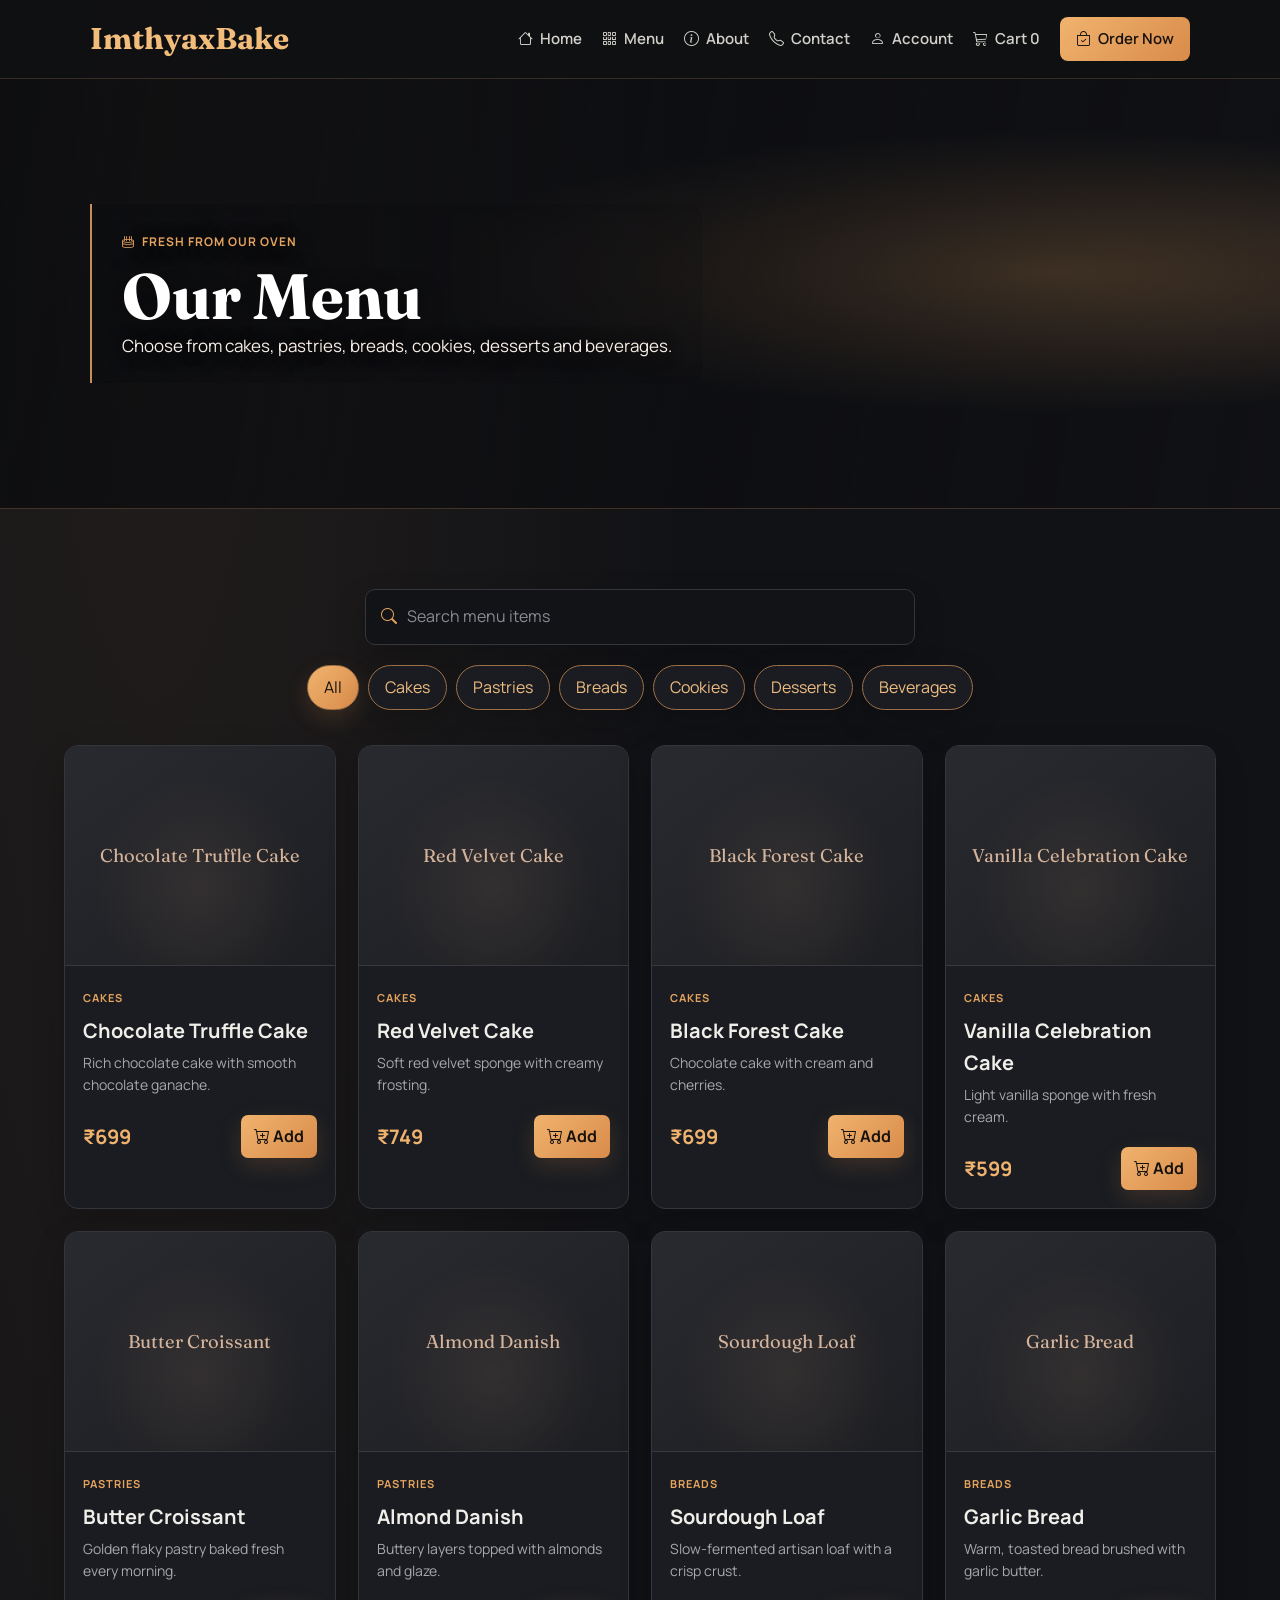
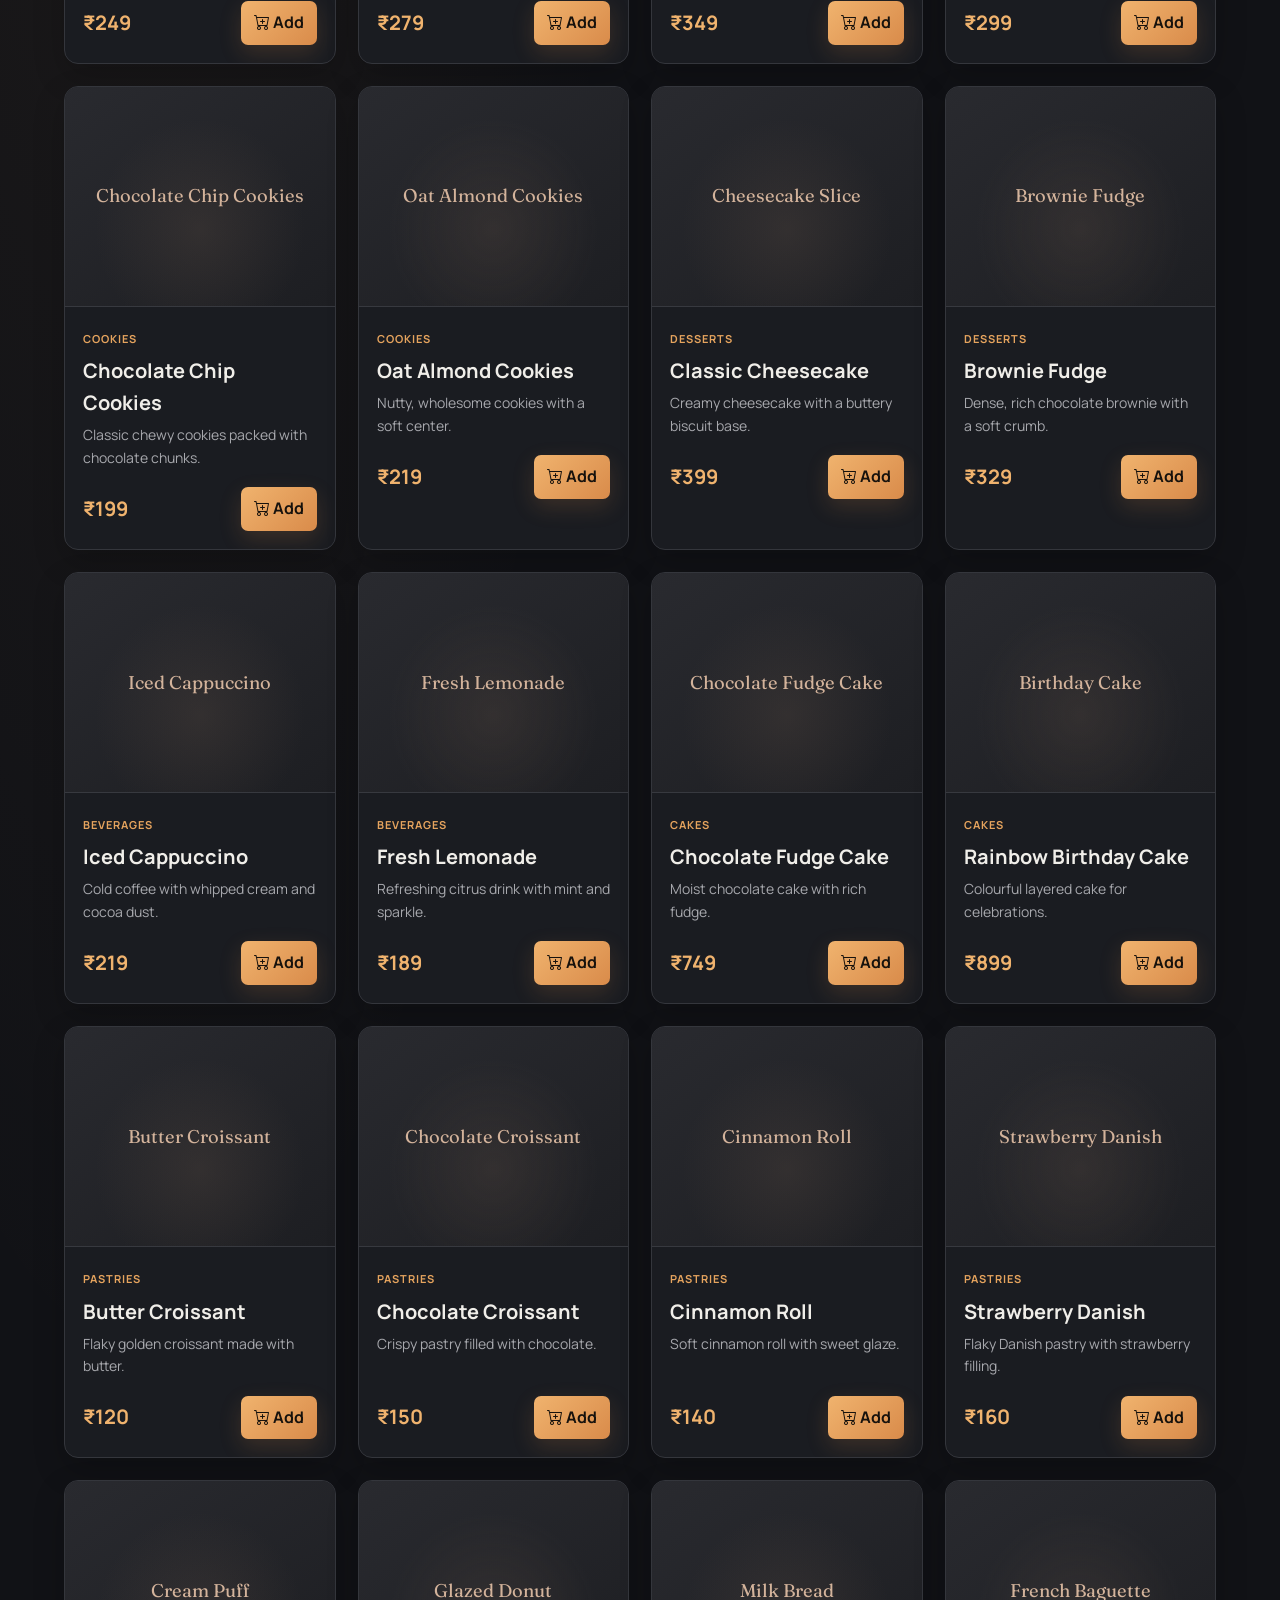
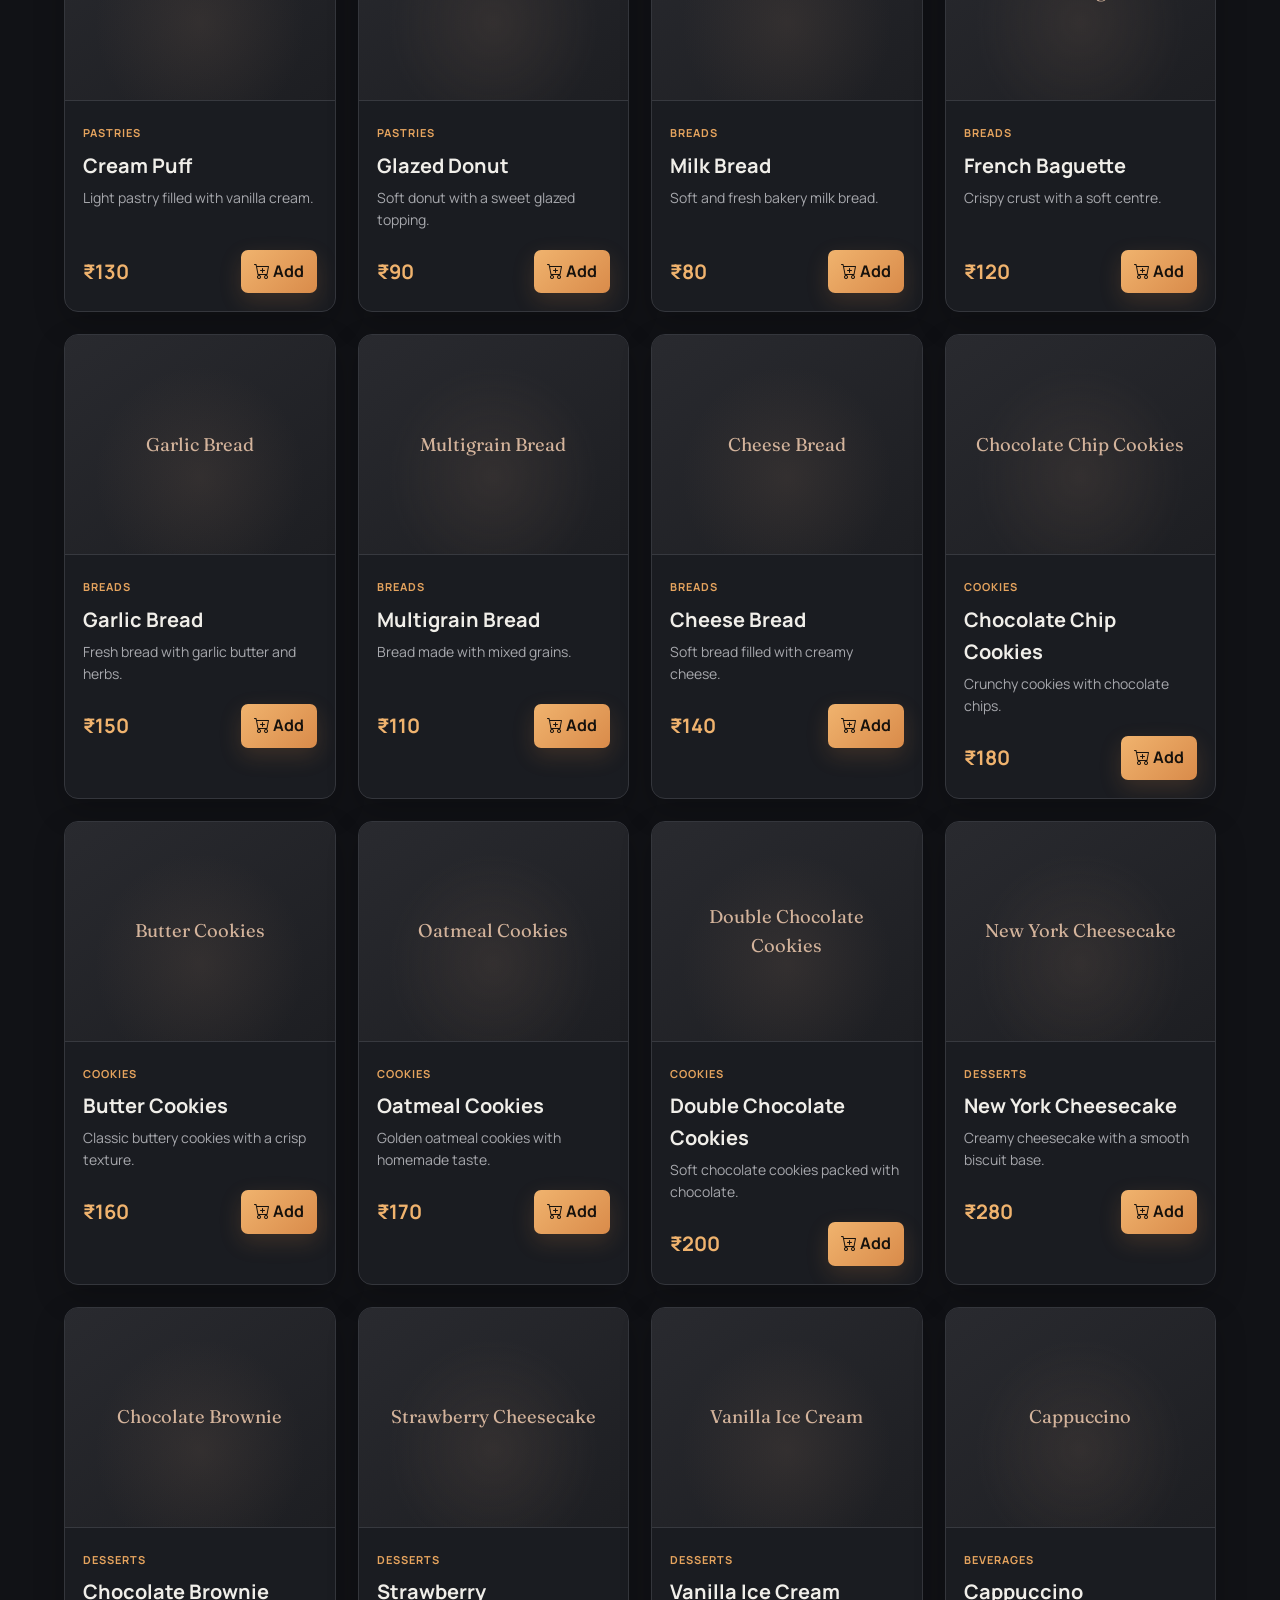
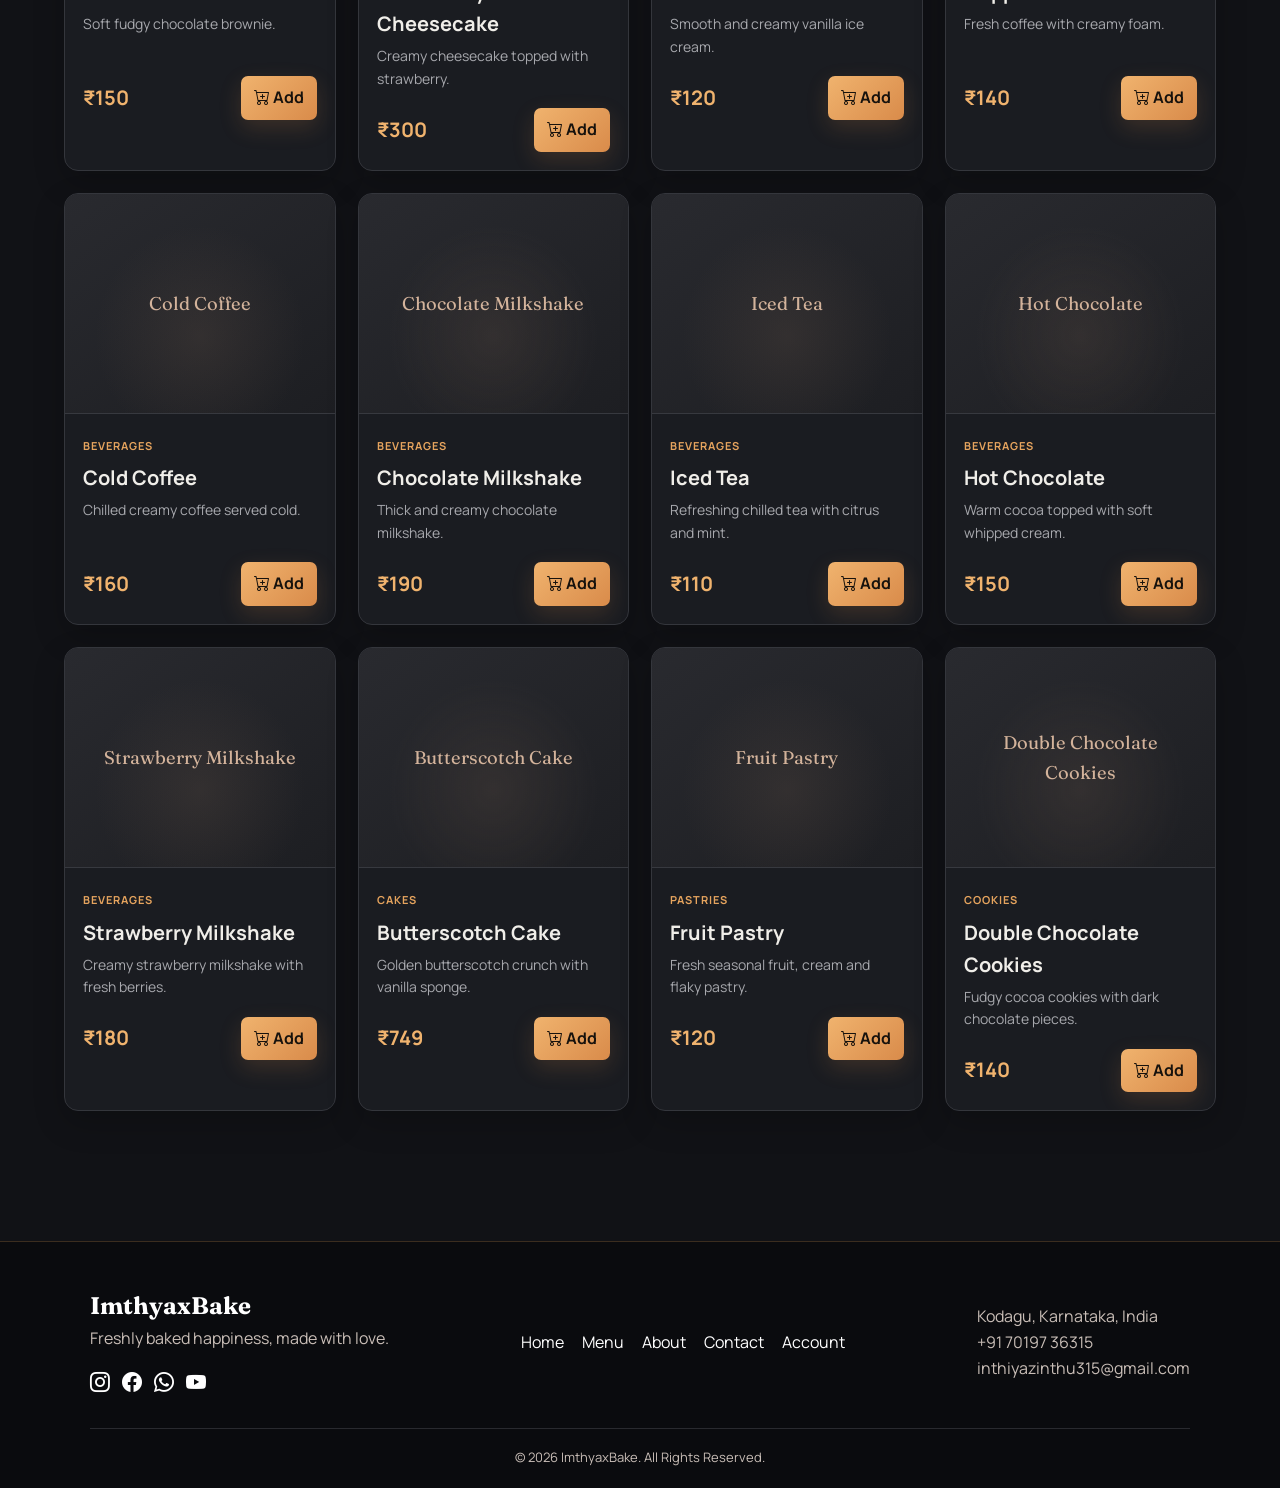
<file: imthiyaz-Bake/menu.html>
﻿<!DOCTYPE html>
<html lang="en">
<head>
  <meta charset="UTF-8" />
  <meta name="viewport" content="width=device-width, initial-scale=1.0" />
  <title>Menu - ImthyaxBake</title>
  <link rel="preconnect" href="https://fonts.googleapis.com" />
  <link rel="preconnect" href="https://fonts.gstatic.com" crossorigin />
  <link href="https://fonts.googleapis.com/css2?family=Manrope:wght@400;500;600;700;800&family=Fraunces:wght@600;700&display=swap" rel="stylesheet" />
  <link rel="stylesheet" href="https://cdn.jsdelivr.net/npm/bootstrap-icons@1.11.3/font/bootstrap-icons.min.css" />
  <link rel="stylesheet" href="css/style.css" />
</head>
<body>
  <header class="navbar">
    <a href="index.html" class="logo">ImthyaxBake</a>
    <button class="menu-toggle" id="menuToggle" aria-label="Open navigation">
      <i class="bi bi-list"></i>
    </button>
    <nav id="mainNav">
      <a href="index.html"><i class="bi bi-house"></i> Home</a>
      <a href="menu.html"><i class="bi bi-grid-3x3-gap"></i> Menu</a>
      <a href="about.html"><i class="bi bi-info-circle"></i> About</a>
      <a href="contact.html"><i class="bi bi-telephone"></i> Contact</a>
      <a href="account.html"><i class="bi bi-person"></i> Account</a>
      <a href="cart.html"><i class="bi bi-cart3"></i> Cart <span id="cartCount">0</span></a>
      <a href="menu.html" class="order-link"><i class="bi bi-bag-check"></i> Order Now</a>
    </nav>
  </header>

  <section class="page-banner menu-banner">
    <div>
      <span class="eyebrow"><i class="bi bi-cake2"></i> Fresh From Our Oven</span>
      <h1>Our Menu</h1>
      <p>Choose from cakes, pastries, breads, cookies, desserts and beverages.</p>
    </div>
  </section>

  <section class="section">
    <div class="menu-tools">
      <div class="search-box">
        <i class="bi bi-search"></i>
        <input type="text" id="searchInput" placeholder="Search menu items" />
      </div>

      <div class="categories">
        <button class="category-btn active" data-filter="all">All</button>
        <button class="category-btn" data-filter="cakes">Cakes</button>
        <button class="category-btn" data-filter="pastries">Pastries</button>
        <button class="category-btn" data-filter="breads">Breads</button>
        <button class="category-btn" data-filter="cookies">Cookies</button>
        <button class="category-btn" data-filter="desserts">Desserts</button>
        <button class="category-btn" data-filter="beverages">Beverages</button>
      </div>
    </div>

    <div class="product-grid" id="productGrid">
      <article class="product-card cakes">
        <img src="https://images.unsplash.com/photo-1578985545062-69928b1d9587?auto=format&fit=crop&w=900&q=80" alt="Chocolate Truffle Cake" />
        <div class="product-info">
          <span class="product-category">Cakes</span>
          <h3 class="product-name">Chocolate Truffle Cake</h3>
          <p>Rich chocolate cake with smooth chocolate ganache.</p>
          <div class="product-bottom">
            <strong class="product-price">₹699</strong>
            <button class="add-btn"><i class="bi bi-cart-plus"></i> Add</button>
          </div>
        </div>
      </article>

      <article class="product-card cakes">
        <img src="https://images.unsplash.com/photo-1565958011703-44f9829ba187?auto=format&fit=crop&w=900&q=80" alt="Red Velvet Cake" />
        <div class="product-info">
          <span class="product-category">Cakes</span>
          <h3 class="product-name">Red Velvet Cake</h3>
          <p>Soft red velvet sponge with creamy frosting.</p>
          <div class="product-bottom">
            <strong class="product-price">₹749</strong>
            <button class="add-btn"><i class="bi bi-cart-plus"></i> Add</button>
          </div>
        </div>
      </article>

      <article class="product-card cakes">
        <img src="https://images.unsplash.com/photo-1571115177098-24ec42ed204d?auto=format&fit=crop&w=900&q=80" alt="Black Forest Cake" />
        <div class="product-info">
          <span class="product-category">Cakes</span>
          <h3 class="product-name">Black Forest Cake</h3>
          <p>Chocolate cake with cream and cherries.</p>
          <div class="product-bottom">
            <strong class="product-price">₹699</strong>
            <button class="add-btn"><i class="bi bi-cart-plus"></i> Add</button>
          </div>
        </div>
      </article>

      <article class="product-card cakes">
        <img src="https://images.unsplash.com/photo-1571115177098-24ec42ed204d?auto=format&fit=crop&w=900&q=85" alt="Vanilla Celebration Cake" />
        <div class="product-info">
          <span class="product-category">Cakes</span>
          <h3 class="product-name">Vanilla Celebration Cake</h3>
          <p>Light vanilla sponge with fresh cream.</p>
          <div class="product-bottom">
            <strong class="product-price">₹599</strong>
            <button class="add-btn"><i class="bi bi-cart-plus"></i> Add</button>
          </div>
        </div>
      </article>

      <article class="product-card pastries">
        <img src="https://images.unsplash.com/photo-1509440159596-0249088772ff?auto=format&fit=crop&w=900&q=80" alt="Butter Croissant" />
        <div class="product-info">
          <span class="product-category">Pastries</span>
          <h3 class="product-name">Butter Croissant</h3>
          <p>Golden flaky pastry baked fresh every morning.</p>
          <div class="product-bottom">
            <strong class="product-price">₹249</strong>
            <button class="add-btn"><i class="bi bi-cart-plus"></i> Add</button>
          </div>
        </div>
      </article>

      <article class="product-card pastries">
        <img src="https://images.unsplash.com/photo-1555507036-ab1f4038808a?auto=format&fit=crop&w=900&q=80" alt="Almond Danish" />
        <div class="product-info">
          <span class="product-category">Pastries</span>
          <h3 class="product-name">Almond Danish</h3>
          <p>Buttery layers topped with almonds and glaze.</p>
          <div class="product-bottom">
            <strong class="product-price">₹279</strong>
            <button class="add-btn"><i class="bi bi-cart-plus"></i> Add</button>
          </div>
        </div>
      </article>

      <article class="product-card breads">
        <img src="https://images.unsplash.com/photo-1509440159596-0249088772ff?auto=format&fit=crop&w=900&q=80" alt="Sourdough Loaf" />
        <div class="product-info">
          <span class="product-category">Breads</span>
          <h3 class="product-name">Sourdough Loaf</h3>
          <p>Slow-fermented artisan loaf with a crisp crust.</p>
          <div class="product-bottom">
            <strong class="product-price">₹349</strong>
            <button class="add-btn"><i class="bi bi-cart-plus"></i> Add</button>
          </div>
        </div>
      </article>

      <article class="product-card breads">
        <img src="https://images.unsplash.com/photo-1504674900247-0877df9cc836?auto=format&fit=crop&w=900&q=80" alt="Garlic Bread" />
        <div class="product-info">
          <span class="product-category">Breads</span>
          <h3 class="product-name">Garlic Bread</h3>
          <p>Warm, toasted bread brushed with garlic butter.</p>
          <div class="product-bottom">
            <strong class="product-price">₹299</strong>
            <button class="add-btn"><i class="bi bi-cart-plus"></i> Add</button>
          </div>
        </div>
      </article>

      <article class="product-card cookies">
        <img src="https://images.unsplash.com/photo-1499636136210-6f4ee915583e?auto=format&fit=crop&w=900&q=80" alt="Chocolate Chip Cookies" />
        <div class="product-info">
          <span class="product-category">Cookies</span>
          <h3 class="product-name">Chocolate Chip Cookies</h3>
          <p>Classic chewy cookies packed with chocolate chunks.</p>
          <div class="product-bottom">
            <strong class="product-price">₹199</strong>
            <button class="add-btn"><i class="bi bi-cart-plus"></i> Add</button>
          </div>
        </div>
      </article>

      <article class="product-card cookies">
        <img src="https://images.unsplash.com/photo-1558961363-fa8fdf82db35?auto=format&fit=crop&w=900&q=80" alt="Oat Almond Cookies" />
        <div class="product-info">
          <span class="product-category">Cookies</span>
          <h3 class="product-name">Oat Almond Cookies</h3>
          <p>Nutty, wholesome cookies with a soft center.</p>
          <div class="product-bottom">
            <strong class="product-price">₹219</strong>
            <button class="add-btn"><i class="bi bi-cart-plus"></i> Add</button>
          </div>
        </div>
      </article>

      <article class="product-card desserts">
        <img src="https://images.unsplash.com/photo-1551024601-bec78aea704b?auto=format&fit=crop&w=900&q=80" alt="Cheesecake Slice" />
        <div class="product-info">
          <span class="product-category">Desserts</span>
          <h3 class="product-name">Classic Cheesecake</h3>
          <p>Creamy cheesecake with a buttery biscuit base.</p>
          <div class="product-bottom">
            <strong class="product-price">₹399</strong>
            <button class="add-btn"><i class="bi bi-cart-plus"></i> Add</button>
          </div>
        </div>
      </article>

      <article class="product-card desserts">
        <img src="https://images.unsplash.com/photo-1488477181946-6428a0291777?auto=format&fit=crop&w=900&q=80" alt="Brownie Fudge" />
        <div class="product-info">
          <span class="product-category">Desserts</span>
          <h3 class="product-name">Brownie Fudge</h3>
          <p>Dense, rich chocolate brownie with a soft crumb.</p>
          <div class="product-bottom">
            <strong class="product-price">₹329</strong>
            <button class="add-btn"><i class="bi bi-cart-plus"></i> Add</button>
          </div>
        </div>
      </article>

      <article class="product-card beverages">
        <img src="https://images.unsplash.com/photo-1495474472287-4d71bcdd2085?auto=format&fit=crop&w=900&q=80" alt="Iced Cappuccino" />
        <div class="product-info">
          <span class="product-category">Beverages</span>
          <h3 class="product-name">Iced Cappuccino</h3>
          <p>Cold coffee with whipped cream and cocoa dust.</p>
          <div class="product-bottom">
            <strong class="product-price">₹219</strong>
            <button class="add-btn"><i class="bi bi-cart-plus"></i> Add</button>
          </div>
        </div>
      </article>

      <article class="product-card beverages">
        <img src="https://images.unsplash.com/photo-1517701604599-bb29b565090c?auto=format&fit=crop&w=900&q=80" alt="Fresh Lemonade" />
        <div class="product-info">
          <span class="product-category">Beverages</span>
          <h3 class="product-name">Fresh Lemonade</h3>
          <p>Refreshing citrus drink with mint and sparkle.</p>
          <div class="product-bottom">
            <strong class="product-price">₹189</strong>
            <button class="add-btn"><i class="bi bi-cart-plus"></i> Add</button>
          </div>
        </div>
      </article>

      <article class="product-card cakes">
        <img src="https://images.unsplash.com/photo-1578985545062-69928b1d9587?auto=format&fit=crop&w=900&q=80" alt="Chocolate Fudge Cake" />
        <div class="product-info">
          <span class="product-category">Cakes</span>
          <h3 class="product-name">Chocolate Fudge Cake</h3>
          <p>Moist chocolate cake with rich fudge.</p>
          <div class="product-bottom">
            <strong class="product-price">₹749</strong>
            <button class="add-btn"><i class="bi bi-cart-plus"></i> Add</button>
          </div>
        </div>
      </article>

    <article class="product-card cakes">

            <img
                src="https://images.unsplash.com/photo-1535141192574-5d4897c12636?auto=format&fit=crop&w=900&q=80"
                alt="Birthday Cake">


            <div class="product-info">

                <span class="product-category">
                    Cakes
                </span>

                <h3 class="product-name">
                    Rainbow Birthday Cake
                </h3>

                <p>
                    Colourful layered cake
                    for celebrations.
                </p>


                <div class="product-bottom">

                    <strong class="product-price">
                        ₹899
                    </strong>

                    <button class="add-btn">
                        <i class="bi bi-cart-plus"></i>
                        Add
                    </button>

                </div>

            </div>

        </article>

<article class="product-card pastries">

            <img
                src="https://images.unsplash.com/photo-1555507036-ab1f4038808a?auto=format&fit=crop&w=900&q=80"
                alt="Butter Croissant">


            <div class="product-info">

                <span class="product-category">
                    Pastries
                </span>

                <h3 class="product-name">
                    Butter Croissant
                </h3>

                <p>
                    Flaky golden croissant
                    made with butter.
                </p>


                <div class="product-bottom">

                    <strong class="product-price">
                        ₹120
                    </strong>

                    <button class="add-btn">
                        <i class="bi bi-cart-plus"></i>
                        Add
                    </button>

                </div>

            </div>

        </article>

<article class="product-card pastries">

            <img
                src="https://images.unsplash.com/photo-1623334044303-241021148842?auto=format&fit=crop&w=900&q=80"
                alt="Chocolate Croissant">


            <div class="product-info">

                <span class="product-category">
                    Pastries
                </span>

                <h3 class="product-name">
                    Chocolate Croissant
                </h3>

                <p>
                    Crispy pastry filled
                    with chocolate.
                </p>


                <div class="product-bottom">

                    <strong class="product-price">
                        ₹150
                    </strong>

                    <button class="add-btn">
                        <i class="bi bi-cart-plus"></i>
                        Add
                    </button>

                </div>

            </div>

        </article>

<article class="product-card pastries">

            <img
                src="https://images.unsplash.com/photo-1509440159596-0249088772ff?auto=format&fit=crop&w=900&q=80"
                alt="Cinnamon Roll">


            <div class="product-info">

                <span class="product-category">
                    Pastries
                </span>

                <h3 class="product-name">
                    Cinnamon Roll
                </h3>

                <p>
                    Soft cinnamon roll
                    with sweet glaze.
                </p>


                <div class="product-bottom">

                    <strong class="product-price">
                        ₹140
                    </strong>

                    <button class="add-btn">
                        <i class="bi bi-cart-plus"></i>
                        Add
                    </button>

                </div>

            </div>

        </article>

<article class="product-card pastries">

            <img
                src="https://images.unsplash.com/photo-1558961363-fa8fdf82db35?auto=format&fit=crop&w=900&q=80"
                alt="Strawberry Danish">


            <div class="product-info">

                <span class="product-category">
                    Pastries
                </span>

                <h3 class="product-name">
                    Strawberry Danish
                </h3>

                <p>
                    Flaky Danish pastry
                    with strawberry filling.
                </p>


                <div class="product-bottom">

                    <strong class="product-price">
                        ₹160
                    </strong>

                    <button class="add-btn">
                        <i class="bi bi-cart-plus"></i>
                        Add
                    </button>

                </div>

            </div>

        </article>

<article class="product-card pastries">

            <img
                src="https://images.unsplash.com/photo-1551024601-bec78aea704b?auto=format&fit=crop&w=900&q=80"
                alt="Cream Puff">


            <div class="product-info">

                <span class="product-category">
                    Pastries
                </span>

                <h3 class="product-name">
                    Cream Puff
                </h3>

                <p>
                    Light pastry filled
                    with vanilla cream.
                </p>


                <div class="product-bottom">

                    <strong class="product-price">
                        ₹130
                    </strong>

                    <button class="add-btn">
                        <i class="bi bi-cart-plus"></i>
                        Add
                    </button>

                </div>

            </div>

        </article>

<article class="product-card pastries">

            <img
                src="https://images.unsplash.com/photo-1551024506-0bccd828d307?auto=format&fit=crop&w=900&q=80"
                alt="Glazed Donut">


            <div class="product-info">

                <span class="product-category">
                    Pastries
                </span>

                <h3 class="product-name">
                    Glazed Donut
                </h3>

                <p>
                    Soft donut with a
                    sweet glazed topping.
                </p>


                <div class="product-bottom">

                    <strong class="product-price">
                        ₹90
                    </strong>

                    <button class="add-btn">
                        <i class="bi bi-cart-plus"></i>
                        Add
                    </button>

                </div>

            </div>

        </article>

<article class="product-card breads">

            <img
                src="https://images.unsplash.com/photo-1509440159596-0249088772ff?auto=format&fit=crop&w=900&q=80"
                alt="Milk Bread">


            <div class="product-info">

                <span class="product-category">
                    Breads
                </span>

                <h3 class="product-name">
                    Milk Bread
                </h3>

                <p>
                    Soft and fresh bakery
                    milk bread.
                </p>


                <div class="product-bottom">

                    <strong class="product-price">
                        ₹80
                    </strong>

                    <button class="add-btn">
                        <i class="bi bi-cart-plus"></i>
                        Add
                    </button>

                </div>

            </div>

        </article>

<article class="product-card breads">

            <img
                src="https://images.unsplash.com/photo-1549931319-a545dcf3bc73?auto=format&fit=crop&w=900&q=80"
                alt="French Baguette">


            <div class="product-info">

                <span class="product-category">
                    Breads
                </span>

                <h3 class="product-name">
                    French Baguette
                </h3>

                <p>
                    Crispy crust with a
                    soft centre.
                </p>


                <div class="product-bottom">

                    <strong class="product-price">
                        ₹120
                    </strong>

                    <button class="add-btn">
                        <i class="bi bi-cart-plus"></i>
                        Add
                    </button>

                </div>

            </div>

        </article>

<article class="product-card breads">

            <img
                src="https://images.unsplash.com/photo-1509440159596-0249088772ff?auto=format&fit=crop&w=900&q=80"
                alt="Garlic Bread">


            <div class="product-info">

                <span class="product-category">
                    Breads
                </span>

                <h3 class="product-name">
                    Garlic Bread
                </h3>

                <p>
                    Fresh bread with
                    garlic butter and herbs.
                </p>


                <div class="product-bottom">

                    <strong class="product-price">
                        ₹150
                    </strong>

                    <button class="add-btn">
                        <i class="bi bi-cart-plus"></i>
                        Add
                    </button>

                </div>

            </div>

        </article>

<article class="product-card breads">

            <img
                src="https://images.unsplash.com/photo-1547592180-85f173990554?auto=format&fit=crop&w=900&q=80"
                alt="Multigrain Bread">


            <div class="product-info">

                <span class="product-category">
                    Breads
                </span>

                <h3 class="product-name">
                    Multigrain Bread
                </h3>

                <p>
                    Bread made with
                    mixed grains.
                </p>


                <div class="product-bottom">

                    <strong class="product-price">
                        ₹110
                    </strong>

                    <button class="add-btn">
                        <i class="bi bi-cart-plus"></i>
                        Add
                    </button>

                </div>

            </div>

        </article>

<article class="product-card breads">

            <img
                src="https://images.unsplash.com/photo-1586444248902-2f64eddc13df?auto=format&fit=crop&w=900&q=80"
                alt="Cheese Bread">


            <div class="product-info">

                <span class="product-category">
                    Breads
                </span>

                <h3 class="product-name">
                    Cheese Bread
                </h3>

                <p>
                    Soft bread filled
                    with creamy cheese.
                </p>


                <div class="product-bottom">

                    <strong class="product-price">
                        ₹140
                    </strong>

                    <button class="add-btn">
                        <i class="bi bi-cart-plus"></i>
                        Add
                    </button>

                </div>

            </div>

        </article>

<article class="product-card cookies">

            <img
                src="https://images.unsplash.com/photo-1499636136210-6f4ee915583e?auto=format&fit=crop&w=900&q=80"
                alt="Chocolate Chip Cookies">


            <div class="product-info">

                <span class="product-category">
                    Cookies
                </span>

                <h3 class="product-name">
                    Chocolate Chip Cookies
                </h3>

                <p>
                    Crunchy cookies with
                    chocolate chips.
                </p>


                <div class="product-bottom">

                    <strong class="product-price">
                        ₹180
                    </strong>

                    <button class="add-btn">
                        <i class="bi bi-cart-plus"></i>
                        Add
                    </button>

                </div>

            </div>

        </article>

<article class="product-card cookies">

            <img
                src="https://images.unsplash.com/photo-1558961363-fa8fdf82db35?auto=format&fit=crop&w=900&q=80"
                alt="Butter Cookies">


            <div class="product-info">

                <span class="product-category">
                    Cookies
                </span>

                <h3 class="product-name">
                    Butter Cookies
                </h3>

                <p>
                    Classic buttery cookies
                    with a crisp texture.
                </p>


                <div class="product-bottom">

                    <strong class="product-price">
                        ₹160
                    </strong>

                    <button class="add-btn">
                        <i class="bi bi-cart-plus"></i>
                        Add
                    </button>

                </div>

            </div>

        </article>

<article class="product-card cookies">

            <img
                src="https://images.unsplash.com/photo-1590080875515-8a3a8dc5735e?auto=format&fit=crop&w=900&q=80"
                alt="Oatmeal Cookies">


            <div class="product-info">

                <span class="product-category">
                    Cookies
                </span>

                <h3 class="product-name">
                    Oatmeal Cookies
                </h3>

                <p>
                    Golden oatmeal cookies
                    with homemade taste.
                </p>


                <div class="product-bottom">

                    <strong class="product-price">
                        ₹170
                    </strong>

                    <button class="add-btn">
                        <i class="bi bi-cart-plus"></i>
                        Add
                    </button>

                </div>

            </div>

        </article>

<article class="product-card cookies">

            <img
                src="https://images.unsplash.com/photo-1558961363-fa8fdf82db35?auto=format&fit=crop&w=900&q=80"
                alt="Double Chocolate Cookies">


            <div class="product-info">

                <span class="product-category">
                    Cookies
                </span>

                <h3 class="product-name">
                    Double Chocolate Cookies
                </h3>

                <p>
                    Soft chocolate cookies
                    packed with chocolate.
                </p>


                <div class="product-bottom">

                    <strong class="product-price">
                        ₹200
                    </strong>

                    <button class="add-btn">
                        <i class="bi bi-cart-plus"></i>
                        Add
                    </button>

                </div>

            </div>

        </article>

<article class="product-card desserts">

            <img
                src="https://images.unsplash.com/photo-1533134242443-d4fd215305ad?auto=format&fit=crop&w=900&q=80"
                alt="New York Cheesecake">


            <div class="product-info">

                <span class="product-category">
                    Desserts
                </span>

                <h3 class="product-name">
                    New York Cheesecake
                </h3>

                <p>
                    Creamy cheesecake with
                    a smooth biscuit base.
                </p>


                <div class="product-bottom">

                    <strong class="product-price">
                        ₹280
                    </strong>

                    <button class="add-btn">
                        <i class="bi bi-cart-plus"></i>
                        Add
                    </button>

                </div>

            </div>

        </article>

<article class="product-card desserts">

            <img
                src="https://images.unsplash.com/photo-1564355808539-22fda35bed7e?auto=format&fit=crop&w=900&q=80"
                alt="Chocolate Brownie">


            <div class="product-info">

                <span class="product-category">
                    Desserts
                </span>

                <h3 class="product-name">
                    Chocolate Brownie
                </h3>

                <p>
                    Soft fudgy chocolate
                    brownie.
                </p>


                <div class="product-bottom">

                    <strong class="product-price">
                        ₹150
                    </strong>

                    <button class="add-btn">
                        <i class="bi bi-cart-plus"></i>
                        Add
                    </button>

                </div>

            </div>

        </article>

<article class="product-card desserts">

            <img
                src="https://images.unsplash.com/photo-1565958011703-44f9829ba187?auto=format&fit=crop&w=900&q=80"
                alt="Strawberry Cheesecake">


            <div class="product-info">

                <span class="product-category">
                    Desserts
                </span>

                <h3 class="product-name">
                    Strawberry Cheesecake
                </h3>

                <p>
                    Creamy cheesecake topped
                    with strawberry.
                </p>


                <div class="product-bottom">

                    <strong class="product-price">
                        ₹300
                    </strong>

                    <button class="add-btn">
                        <i class="bi bi-cart-plus"></i>
                        Add
                    </button>

                </div>

            </div>

        </article>

<article class="product-card desserts">

            <img
                src="https://images.unsplash.com/photo-1501443762994-82bd5dace89a?auto=format&fit=crop&w=900&q=80"
                alt="Vanilla Ice Cream">


            <div class="product-info">

                <span class="product-category">
                    Desserts
                </span>

                <h3 class="product-name">
                    Vanilla Ice Cream
                </h3>

                <p>
                    Smooth and creamy
                    vanilla ice cream.
                </p>


                <div class="product-bottom">

                    <strong class="product-price">
                        ₹120
                    </strong>

                    <button class="add-btn">
                        <i class="bi bi-cart-plus"></i>
                        Add
                    </button>

                </div>

            </div>

        </article>

<article class="product-card beverages">

            <img
                src="https://images.unsplash.com/photo-1495474472287-4d71bcdd2085?auto=format&fit=crop&w=900&q=80"
                alt="Cappuccino">


            <div class="product-info">

                <span class="product-category">
                    Beverages
                </span>

                <h3 class="product-name">
                    Cappuccino
                </h3>

                <p>
                    Fresh coffee with
                    creamy foam.
                </p>


                <div class="product-bottom">

                    <strong class="product-price">
                        ₹140
                    </strong>

                    <button class="add-btn">
                        <i class="bi bi-cart-plus"></i>
                        Add
                    </button>

                </div>

            </div>

        </article>

<article class="product-card beverages">

            <img
                src="https://images.unsplash.com/photo-1509042239860-f550ce710b93?auto=format&fit=crop&w=900&q=80"
                alt="Cold Coffee">


            <div class="product-info">

                <span class="product-category">
                    Beverages
                </span>

                <h3 class="product-name">
                    Cold Coffee
                </h3>

                <p>
                    Chilled creamy coffee
                    served cold.
                </p>


                <div class="product-bottom">

                    <strong class="product-price">
                        ₹160
                    </strong>

                    <button class="add-btn">
                        <i class="bi bi-cart-plus"></i>
                        Add
                    </button>

                </div>

            </div>

        </article>

<article class="product-card beverages">

            <img
                src="https://images.unsplash.com/photo-1572490122747-3968b75cc699?auto=format&fit=crop&w=900&q=80"
                alt="Chocolate Milkshake">


            <div class="product-info">

                <span class="product-category">
                    Beverages
                </span>

                <h3 class="product-name">
                    Chocolate Milkshake
                </h3>

                <p>
                    Thick and creamy
                    chocolate milkshake.
                </p>


                <div class="product-bottom">

                    <strong class="product-price">
                        ₹190
                    </strong>

                    <button class="add-btn">
                        <i class="bi bi-cart-plus"></i>
                        Add
                    </button>

                </div>

            </div>

        </article>

<article class="product-card beverages">
            <img src="https://images.unsplash.com/photo-1461023058943-07fcbe16d735?auto=format&fit=crop&w=900&q=80" alt="Iced Tea">
            <div class="product-info">
                <span class="product-category">Beverages</span>
                <h3 class="product-name">Iced Tea</h3>
                <p>Refreshing chilled tea with citrus and mint.</p>
                <div class="product-bottom"><strong class="product-price">₹110</strong><button class="add-btn" type="button"><i class="bi bi-cart-plus"></i> Add</button></div>
            </div>
        </article>

<article class="product-card beverages">
            <img src="https://images.unsplash.com/photo-1542990253-0d0f5be5f0ed?auto=format&fit=crop&w=900&q=80" alt="Hot Chocolate">
            <div class="product-info">
                <span class="product-category">Beverages</span>
                <h3 class="product-name">Hot Chocolate</h3>
                <p>Warm cocoa topped with soft whipped cream.</p>
                <div class="product-bottom"><strong class="product-price">₹150</strong><button class="add-btn" type="button"><i class="bi bi-cart-plus"></i> Add</button></div>
            </div>
        </article>

<article class="product-card beverages">
            <img src="https://images.unsplash.com/photo-1579954115545-a95591f28bfc?auto=format&fit=crop&w=900&q=80" alt="Strawberry Milkshake">
            <div class="product-info">
                <span class="product-category">Beverages</span>
                <h3 class="product-name">Strawberry Milkshake</h3>
                <p>Creamy strawberry milkshake with fresh berries.</p>
                <div class="product-bottom"><strong class="product-price">₹180</strong><button class="add-btn" type="button"><i class="bi bi-cart-plus"></i> Add</button></div>
            </div>
        </article>

<article class="product-card cakes">
            <img src="https://images.unsplash.com/photo-1558301211-0d8c8ddee6ec?auto=format&fit=crop&w=900&q=80" alt="Butterscotch Cake">
            <div class="product-info">
                <span class="product-category">Cakes</span>
                <h3 class="product-name">Butterscotch Cake</h3>
                <p>Golden butterscotch crunch with vanilla sponge.</p>
                <div class="product-bottom"><strong class="product-price">₹749</strong><button class="add-btn" type="button"><i class="bi bi-cart-plus"></i> Add</button></div>
            </div>
        </article>

<article class="product-card pastries">
            <img src="https://images.unsplash.com/photo-1555507036-ab1f4038808a?auto=format&fit=crop&w=900&q=80" alt="Fruit Pastry">
            <div class="product-info">
                <span class="product-category">Pastries</span>
                <h3 class="product-name">Fruit Pastry</h3>
                <p>Fresh seasonal fruit, cream and flaky pastry.</p>
                <div class="product-bottom"><strong class="product-price">₹120</strong><button class="add-btn" type="button"><i class="bi bi-cart-plus"></i> Add</button></div>
            </div>
        </article>

<article class="product-card cookies">
            <img src="https://images.unsplash.com/photo-1499636136210-6f4ee915583e?auto=format&fit=crop&w=900&q=80" alt="Double Chocolate Cookies">
            <div class="product-info">
                <span class="product-category">Cookies</span>
                <h3 class="product-name">Double Chocolate Cookies</h3>
                <p>Fudgy cocoa cookies with dark chocolate pieces.</p>
                <div class="product-bottom"><strong class="product-price">₹140</strong><button class="add-btn" type="button"><i class="bi bi-cart-plus"></i> Add</button></div>
            </div>
        </article>
    </div>

    <p id="noProducts" hidden>No products match your search.</p>
  </section>

  <footer class="footer">
    <div class="footer-inner">
      <div>
        <h2>ImthyaxBake</h2>
        <p>Freshly baked happiness, made with love.</p>
        <div class="social-links">
          <a href="https://www.instagram.com/imthyax__/" target="_blank" rel="noopener noreferrer" aria-label="Instagram"><i class="bi bi-instagram"></i></a>
          <a href="https://facebook.com" aria-label="Facebook"><i class="bi bi-facebook"></i></a>
          <a href="https://wa.me/917019736315" target="_blank" rel="noopener noreferrer" aria-label="WhatsApp"><i class="bi bi-whatsapp"></i></a>
          <a href="https://youtube.com/@liftwithimthyax" target="_blank" rel="noopener noreferrer" aria-label="YouTube"><i class="bi bi-youtube"></i></a>
        </div>
      </div>
      <div class="footer-links">
        <a href="index.html">Home</a>
        <a href="menu.html">Menu</a>
        <a href="about.html">About</a>
        <a href="contact.html">Contact</a>
        <a href="account.html">Account</a>
      </div>
      <div>
        <p>Kodagu, Karnataka, India</p>
        <p>+91 70197 36315</p>
        <p>inthiyazinthu315@gmail.com</p>
      </div>
    </div>
    <p class="copyright">&copy; 2026 ImthyaxBake. All Rights Reserved.</p>
  </footer>

  <div class="toast-box"></div>
  <script src="js/script.js"></script>
</body>
</html>
</file>
<file: imthiyaz-Bake/css/style.css>
/* =====================================
   GENERAL
===================================== */

:root {

    --brown: #f2bd7a;

    --orange: #e6a45e;

    --cream: #111216;

    --dark: #0c0d10;

    --muted: #a7a8ad;

    --white: #1b1d22;

    --border: #34363c;

}


* {

    margin: 0;

    padding: 0;

    box-sizing: border-box;

}


body {

    font-family: "Manrope", Arial, sans-serif;

    background: var(--cream);

    color: var(--dark);

    line-height: 1.6;

}


a {

    text-decoration: none;

    color: inherit;

}


img {

    max-width: 100%;

    display: block;

}


button,
input,
textarea {

    font: inherit;

}


button {

    cursor: pointer;

}



/* =====================================
   NAVBAR
===================================== */

.navbar {

    min-height: 76px;

    padding: 15px 7%;

    background: white;

    display: flex;

    align-items: center;

    justify-content: space-between;

    gap: 25px;

    position: sticky;

    top: 0;

    z-index: 1000;

    border-bottom: 1px solid var(--border);

}


.logo {

    font-family: "Fraunces", Georgia, serif;

    font-size: 30px;

    font-weight: 700;

    color: var(--brown);

}


nav {

    display: flex;

    align-items: center;

    gap: 20px;

}


nav a {

    font-size: 15px;

    font-weight: 600;

    color: #4d443e;

}


nav a:hover {

    color: var(--orange);

}


nav a i {

    margin-right: 4px;

}


.order-link {

    background: var(--orange);

    color: white !important;

    padding: 10px 16px;

    border-radius: 8px;

}


.menu-toggle {

    display: none;

    border: 0;

    background: transparent;

    font-size: 25px;

}



/* =====================================
   BUTTON
===================================== */

.btn {

    border: 0;

    display: inline-flex;

    align-items: center;

    justify-content: center;

    gap: 8px;

    padding: 12px 20px;

    border-radius: 8px;

    font-weight: 700;

}


.primary {

    background: var(--orange);

    color: white;

}


.primary:hover {

    background: #a9551d;

}


.secondary {

    background: rgba(255,255,255,.12);

    color: white;

    border: 1px solid rgba(255,255,255,.5);

}


.light {

    background: white;

    color: var(--brown);

}



/* =====================================
   HERO
===================================== */

.hero {

    min-height: 620px;

    display: flex;

    align-items: center;

    padding: 70px 8%;

    color: white;


    background:

        linear-gradient(
            90deg,
            rgba(31,20,14,.82),
            rgba(31,20,14,.35)
        ),

        url("https://images.unsplash.com/photo-1509440159596-0249088772ff?auto=format&fit=crop&w=1800&q=85");

    background-size: cover;

    background-position: center;

}


.hero-content {

    max-width: 650px;

}


.eyebrow {

    display: inline-flex;

    align-items: center;

    gap: 7px;

    color: var(--orange);

    font-weight: 700;

    text-transform: uppercase;

    letter-spacing: 1px;

    font-size: 12px;

    margin-bottom: 10px;

}


.hero .eyebrow {

    color: #ffd3a9;

}


.hero h1 {

    font-family: "Fraunces", Georgia, serif;

    font-size: clamp(42px, 6vw, 70px);

    line-height: 1.05;

    margin-bottom: 20px;

}


.hero h1 span {

    color: #ffb66d;

}


.hero p {

    font-size: 18px;

    max-width: 560px;

    color: #f6eee8;

}


.hero-buttons {

    display: flex;

    gap: 12px;

    margin-top: 30px;

    flex-wrap: wrap;

}



/* =====================================
   COMMON SECTION
===================================== */

.section {

    width: min(1180px, 90%);

    margin: auto;

    padding: 80px 0;

}


.section-heading {

    text-align: center;

    margin-bottom: 35px;

}


.section-heading h2 {

    font-family: "Fraunces", Georgia, serif;

    font-size: 42px;

    margin-bottom: 8px;

}


.section-heading p {

    color: var(--muted);

}


.center {

    text-align: center;

    margin-top: 35px;

}



/* =====================================
   PRODUCT GRID
===================================== */

.product-grid {

    display: grid;

    grid-template-columns:
        repeat(4, 1fr);

    gap: 22px;

}


.product-card {

    background: white;

    border: 1px solid var(--border);

    border-radius: 14px;

    overflow: hidden;

    box-shadow:
        0 8px 25px rgba(62,40,25,.06);

    transition: .25s;

}


.product-card:hover {

    transform: translateY(-5px);

}


.product-card > img {

    width: 100%;

    height: 220px;

    object-fit: cover;

}


.product-info {

    padding: 18px;

}


.product-category {

    font-size: 11px;

    text-transform: uppercase;

    letter-spacing: 1px;

    color: var(--orange);

    font-weight: 700;

}


.product-name {

    font-size: 20px;

    margin: 5px 0;

}


.product-info p {

    color: var(--muted);

    font-size: 14px;

    min-height: 48px;

}


.product-bottom {

    display: flex;

    justify-content: space-between;

    align-items: center;

    gap: 10px;

    margin-top: 15px;

}


.product-price {

    color: var(--brown);

    font-size: 20px;

}


.add-btn {

    border: 0;

    background: var(--orange);

    color: white;

    padding: 9px 13px;

    border-radius: 7px;

    font-weight: 700;

}


.add-btn:hover {

    background: #a9551d;

}



/* =====================================
   OFFER
===================================== */

.offer-banner {

    width: min(1180px, 90%);

    margin: 0 auto;

    padding: 45px;

    border-radius: 18px;

    color: white;


    background:

        linear-gradient(
            100deg,
            rgba(91,44,17,.95),
            rgba(139,69,19,.75)
        ),

        url("https://images.unsplash.com/photo-1578985545062-69928b1d9587?auto=format&fit=crop&w=1400&q=80");


    background-size: cover;

    background-position: center;


    display: flex;

    justify-content: space-between;

    align-items: center;

    gap: 25px;

}


.offer-banner .eyebrow {

    color: #ffd2a8;

}


.offer-banner h2 {

    font-family: "Fraunces", Georgia, serif;

    font-size: 36px;

}



/* =====================================
   FEATURES
===================================== */

.feature-grid {

    display: grid;

    grid-template-columns:
        repeat(4, 1fr);

    gap: 20px;

}


.feature-card {

    background: white;

    padding: 30px 20px;

    border: 1px solid var(--border);

    border-radius: 14px;

    text-align: center;

}


.feature-card > i {

    font-size: 30px;

    color: var(--orange);

}


.feature-card h3 {

    margin: 10px 0 5px;

}


.feature-card p {

    color: var(--muted);

    font-size: 14px;

}



/* =====================================
   PAGE BANNER
===================================== */

.page-banner {

    width: 100%;

    min-height: 390px;

    display: flex;

    align-items: center;

    justify-content: flex-start;
    text-align: left;

    padding: 50px 7%;

    color: white;


    background:

        linear-gradient(
            rgba(43,25,15,.68),
            rgba(43,25,15,.68)
        ),

        url("https://images.unsplash.com/photo-1509440159596-0249088772ff?auto=format&fit=crop&w=1800&q=85");


    background-size: cover;

    background-position: center;

}


.page-banner h1 {

    font-family: "Fraunces", Georgia, serif;

    font-size: clamp(42px, 6vw, 64px);

    line-height: 1.1;

}


.page-banner p {

    color: #f7eee7;

    font-size: 17px;

}


.page-banner > div {

    max-width: 750px;

}


.about-banner {

    background-image:

        linear-gradient(
            rgba(43,25,15,.68),
            rgba(43,25,15,.68)
        ),

        url("https://images.unsplash.com/photo-1519869325930-281384150729?auto=format&fit=crop&w=1800&q=85");

}


.contact-banner {

    background-image:

        linear-gradient(
            rgba(43,25,15,.68),
            rgba(43,25,15,.68)
        ),

        url("https://images.unsplash.com/photo-1495474472287-4d71bcdd2085?auto=format&fit=crop&w=1800&q=85");

}


.cart-banner {

    background-image:

        linear-gradient(
            rgba(43,25,15,.68),
            rgba(43,25,15,.68)
        ),

        url("https://images.unsplash.com/photo-1533134242443-d4fd215305ad?auto=format&fit=crop&w=1800&q=85");

}



/* =====================================
   MENU
===================================== */

.menu-tools {

    margin-bottom: 35px;

}


.search-box {

    width: min(550px, 100%);

    margin: 0 auto 20px;

    background: white;

    border: 1px solid var(--border);

    border-radius: 10px;

    padding: 0 15px;

    display: flex;

    align-items: center;

    gap: 10px;

}


.search-box i {

    color: var(--orange);

}


.search-box input {

    border: 0;

    outline: 0;

    width: 100%;

    padding: 14px 0;

    background: transparent;

}


.categories {

    display: flex;

    justify-content: center;

    gap: 9px;

    flex-wrap: wrap;

}


.category-btn {

    border: 1px solid var(--orange);

    color: var(--orange);

    background: white;

    border-radius: 25px;

    padding: 9px 16px;

}


.category-btn.active,
.category-btn:hover {

    background: var(--orange);

    color: white;

}


.no-products {

    display: none;

    text-align: center;

    padding: 40px;

    color: var(--muted);

}



/* =====================================
   ABOUT
===================================== */

.about-story {

    display: grid;

    grid-template-columns: 1fr 1fr;

    gap: 55px;

    align-items: center;

}


.about-image img {

    width: 100%;

    height: 500px;

    object-fit: cover;

    border-radius: 18px;

}


.about-text h2,
.contact-info h2 {

    font-family: "Fraunces", Georgia, serif;

    font-size: 40px;

    line-height: 1.2;

    margin-bottom: 18px;

}


.about-text p {

    color: var(--muted);

    margin-bottom: 15px;

}


.stats {

    display: grid;

    grid-template-columns:
        repeat(4, 1fr);

    gap: 12px;

    margin-top: 30px;

}


.stats div {

    padding: 15px;

    background: white;

    border: 1px solid var(--border);

    border-radius: 10px;

    text-align: center;

}


.stats strong {

    display: block;

    color: var(--brown);

    font-size: 25px;

}


.stats span {

    color: var(--muted);

    font-size: 12px;

}



/* =====================================
   CONTACT
===================================== */

.contact-layout {

    display: grid;

    grid-template-columns:
        .9fr 1.1fr;

    gap: 30px;

}


.contact-info,
.contact-form-box {

    background: white;

    padding: 35px;

    border: 1px solid var(--border);

    border-radius: 16px;

}


.contact-detail {

    display: flex;

    gap: 15px;

    margin-top: 25px;

}


.contact-icon {

    min-width: 42px;

    height: 42px;

    border-radius: 50%;

    background: #fff0e4;

    color: var(--orange);

    display: grid;

    place-items: center;

}


.contact-detail strong {

    display: block;

}


.contact-detail p {

    color: var(--muted);

    font-size: 14px;

}


.contact-form-box form {

    display: flex;

    flex-direction: column;

}


.contact-form-box label {

    font-weight: 700;

    margin: 10px 0 6px;

}


.contact-form-box input,
.contact-form-box textarea {

    width: 100%;

    padding: 12px 14px;

    border: 1px solid var(--border);

    border-radius: 8px;

    outline: 0;

}


.contact-form-box textarea {

    resize: vertical;

}


.contact-form-box input:focus,
.contact-form-box textarea:focus {

    border-color: var(--orange);

}


.form-message {

    color: #37804a;

    margin-top: 12px;

    font-weight: 600;

}



/* =====================================
   CART
===================================== */

.cart-layout {

    display: grid;

    grid-template-columns:
        1fr 350px;

    gap: 30px;

    align-items: start;

}


.cart-items {

    display: flex;

    flex-direction: column;

    gap: 15px;

}


.cart-item {

    background: white;

    border: 1px solid var(--border);

    border-radius: 14px;

    padding: 15px;

    display: grid;

    grid-template-columns:
        90px 1fr auto auto;

    gap: 15px;

    align-items: center;

}


.cart-item img {

    width: 90px;

    height: 90px;

    object-fit: cover;

    border-radius: 10px;

}


.cart-item h3 {

    font-size: 17px;

}


.cart-item p {

    color: var(--muted);

    font-size: 14px;

}


.cart-price {

    color: var(--brown);

    font-weight: 700;

}


.quantity {

    display: flex;

    align-items: center;

    gap: 8px;

}


.quantity button {

    width: 30px;

    height: 30px;

    border: 0;

    border-radius: 6px;

    background: #f3e5db;

    color: var(--brown);

}


.remove-btn {

    border: 0;

    background: transparent;

    color: #c0392b;

    font-size: 20px;

}


.cart-summary {

    background: white;

    border: 1px solid var(--border);

    border-radius: 14px;

    padding: 25px;

    position: sticky;

    top: 100px;

}


.cart-summary h2 {

    font-family: "Fraunces", Georgia, serif;

    margin-bottom: 20px;

}


.summary-row {

    display: flex;

    justify-content: space-between;

    padding: 12px 0;

    border-bottom: 1px solid var(--border);

}


.summary-row.total {

    border-bottom: 0;

    font-size: 20px;

}


.full {

    width: 100%;

    margin-top: 15px;

}


.continue-link {

    display: block;

    text-align: center;

    color: var(--orange);

    margin-top: 15px;

    font-weight: 700;

}


.empty-cart {

    background: white;

    border: 1px solid var(--border);

    border-radius: 14px;

    text-align: center;

    padding: 60px 20px;

}


.empty-cart i {

    font-size: 45px;

    color: var(--orange);

}


.empty-cart h2 {

    font-family: "Fraunces", Georgia, serif;

    margin: 10px 0;

}



/* =====================================
   FOOTER
===================================== */

.footer {

    background: var(--dark);

    color: white;

    margin-top: 50px;

    padding: 45px 7% 20px;

}


.footer-inner {

    display: flex;

    justify-content: space-between;

    align-items: center;

    gap: 30px;

}


.footer h2 {

    font-family: "Fraunces", Georgia, serif;

}


.footer p {

    color: #c9beb7;

}


.footer-links {

    display: flex;

    gap: 18px;

}


.footer-links a:hover {

    color: #ffb66d;

}


.socials {

    display: flex;

    gap: 12px;

}


.socials a {

    width: 38px;

    height: 38px;

    display: grid;

    place-items: center;

    border: 1px solid #67564c;

    border-radius: 50%;

}


.socials a:hover {

    background: var(--orange);

}


.copyright {

    text-align: center;

    border-top: 1px solid #4d4038;

    padding-top: 18px;

    margin-top: 30px;

    font-size: 13px;

}



/* =====================================
   TABLET
===================================== */

@media (max-width: 1000px) {

    .product-grid {

        grid-template-columns:
            repeat(3, 1fr);

    }


    .feature-grid {

        grid-template-columns:
            repeat(2, 1fr);

    }


    .about-story,
    .contact-layout {

        grid-template-columns: 1fr;

    }


    .cart-layout {

        grid-template-columns: 1fr;

    }


    .cart-summary {

        position: static;

    }

}



/* =====================================
   MOBILE
===================================== */

@media (max-width: 750px) {

    .navbar {

        padding: 15px 5%;

        flex-wrap: wrap;

    }


    .menu-toggle {

        display: block;

    }


    nav {

        display: none;

        width: 100%;

        flex-direction: column;

        align-items: stretch;

        gap: 0;

        padding-top: 10px;

    }


    nav.show {

        display: flex;

    }


    nav a {

        padding: 10px;

    }


    .product-grid {

        grid-template-columns:
            repeat(2, 1fr);

    }


    .stats {

        grid-template-columns:
            repeat(2, 1fr);

    }


    .footer-inner {

        flex-direction: column;

        text-align: center;

    }

}



/* =====================================
   SMALL MOBILE
===================================== */

@media (max-width: 520px) {

    .hero {

        min-height: 560px;

        padding: 50px 6%;

    }


    .section {

        padding: 55px 0;

    }


    .product-grid,
    .feature-grid {

        grid-template-columns: 1fr;

    }


    .offer-banner {

        flex-direction: column;

        align-items: flex-start;

        padding: 30px;

    }


    .about-image img {

        height: 320px;

    }


    .stats {

        grid-template-columns:
            1fr 1fr;

    }


    .cart-item {

        grid-template-columns:
            70px 1fr;

    }


    .cart-item img {

        width: 70px;

        height: 70px;

    }


    .cart-item .quantity,
    .cart-item .remove-btn {

        grid-column: 2;

    }


    .footer-links {

        flex-wrap: wrap;

        justify-content: center;

    }

}

/* Forms and shared states used by checkout and account pages. */
.form-card { background: var(--white); border: 1px solid var(--border); border-radius: 14px; padding: 30px; box-shadow: 0 8px 25px rgba(62,40,25,.06); }
.form-card h2 { font-family: "Fraunces", Georgia, serif; margin-bottom: 10px; }
.form-intro { color: var(--muted); margin-bottom: 22px; }
.form-grid { display: grid; grid-template-columns: 1fr 1fr; gap: 18px; }
.form-group { margin-bottom: 18px; }
.form-group label { display: block; font-weight: 700; margin-bottom: 7px; }
.form-control { width: 100%; border: 1px solid var(--border); border-radius: 8px; padding: 12px 14px; background: #fff; }
.form-control:focus { outline: 3px solid rgba(196,107,43,.16); border-color: var(--orange); }
textarea.form-control { min-height: 110px; resize: vertical; }
.invalid-feedback { display: none; color: #b33c31; font-size: .82rem; margin-top: 5px; }
.was-validated .form-control:invalid + .invalid-feedback { display: block; }
.payment-options { border: 1px solid var(--border); border-radius: 8px; padding: 16px; margin: 8px 0 22px; display: flex; flex-wrap: wrap; gap: 18px; }
.payment-options legend { font-weight: 700; padding: 0 5px; }
.account-layout { display: grid; grid-template-columns: 1fr 1fr; gap: 30px; align-items: start; }
.account-note { grid-column: 1 / -1; padding: 18px; border-left: 4px solid var(--orange); background: #fff1e8; color: var(--muted); }
.account-note i { color: var(--orange); font-size: 1.3rem; }
.btn.secondary { background: #f3e5db; color: var(--brown); border: 0; padding: 10px 16px; border-radius: 8px; font-weight: 700; }
.toast-box { position: fixed; right: 20px; bottom: 20px; z-index: 20; background: var(--dark); color: #fff; padding: 14px 18px; border-radius: 8px; box-shadow: 0 12px 30px rgba(0,0,0,.2); transform: translateY(120px); opacity: 0; transition: .25s ease; }
.toast-box.show { transform: translateY(0); opacity: 1; }
.order-success { text-align: center; padding: 35px 15px; }
.order-success i { display: block; font-size: 52px; color: #3c9560; margin-bottom: 14px; }
.delivery-message { background: #fff1e8; color: var(--orange); border-radius: 7px; padding: 10px 12px; font-size: .85rem; margin: 14px 0; }
.form-success { background: #e7f5e9; color: #216b3a; border-radius: 8px; padding: 12px 14px; margin-top: 15px; }
.social-links { display: flex; gap: 12px; margin-top: 15px; }
.social-links a { color: #fff; font-size: 1.25rem; }
.product-card[hidden] { display: none; }

@media (max-width: 750px) {
    .form-grid, .account-layout { grid-template-columns: 1fr; }
    .account-note { grid-column: auto; }
    .payment-options { flex-direction: column; gap: 10px; }
}

/* ImthyaxBake dark theme */
html {
    scroll-behavior: smooth;
}

body {
    background:
        radial-gradient(ellipse at 12% 0%, rgba(230, 164, 94, .08), transparent 34rem),
        var(--cream);
    color: #f0eee9;
}

.navbar {
    background: rgba(15, 16, 19, .94);
    border-bottom-color: rgba(230, 164, 94, .2);
    backdrop-filter: blur(16px);
}

.logo,
.product-price,
.stats strong {
    color: var(--brown);
}

nav a {
    color: #d3d0ca;
    transition: color .2s ease;
}

nav a:hover,
.footer-links a:hover {
    color: var(--orange);
}

.menu-toggle {
    color: #f0eee9;
}

.primary,
.add-btn,
.category-btn.active,
.category-btn:hover {
    background: linear-gradient(135deg, #f0b36e, #d98b4a);
    color: #17120d;
    box-shadow: 0 8px 22px rgba(217, 139, 74, .18);
}

.primary:hover,
.add-btn:hover {
    background: #f4c183;
    color: #17120d;
}

.order-link {
    background: linear-gradient(135deg, #f0b36e, #d98b4a);
    color: #17120d !important;
}

.light {
    background: #f0b36e;
    color: #17120d;
}

.hero {
    position: relative;
    overflow: hidden;
    background-image:
        linear-gradient(90deg, rgba(8, 9, 11, .94) 0%, rgba(8, 9, 11, .84) 52%, rgba(8, 9, 11, .72) 100%),
        url("https://images.unsplash.com/photo-1578985545062-69928b1d9587?auto=format&fit=crop&w=2000&q=90");
    background-position: center, center 54%;
    background-size: cover;
    animation: hero-drift 24s ease-in-out infinite alternate;
}

.hero h1 span {
    color: #b98563;
}

.hero .eyebrow,
.page-banner:not(.menu-banner) .eyebrow {
    color: #b98563;
}

.section-heading h2,
.about-text h2,
.contact-info h2 {
    color: #f5f0e9;
}

.section-heading p,
.product-info p,
.about-text p,
.contact-detail p,
.cart-item p,
.form-intro {
    color: var(--muted);
}

.product-card,
.feature-card,
.search-box,
.category-btn,
.stats div,
.contact-info,
.contact-form-box,
.cart-item,
.cart-summary,
.empty-cart,
.form-card,
.payment-options {
    background: #1a1c21;
    border-color: var(--border);
    box-shadow: 0 12px 32px rgba(0, 0, 0, .2);
}

.product-card {
    transition: transform .3s ease, border-color .3s ease, box-shadow .3s ease;
    animation: card-arrive .65s both;
}

.product-card:hover {
    border-color: rgba(230, 164, 94, .5);
    box-shadow: 0 20px 42px rgba(0, 0, 0, .32);
}

.product-card:nth-child(2) { animation-delay: .06s; }
.product-card:nth-child(3) { animation-delay: .12s; }
.product-card:nth-child(4) { animation-delay: .18s; }

.product-card > img {
    padding: 8px;
    background: #25272c;
    border-bottom: 1px solid #37393f;
    object-fit: cover;
}

.product-image-fallback {
    min-height: 220px;
    display: grid;
    place-items: center;
    padding: 24px;
    color: #d3b39b;
    text-align: center;
    font-family: "Fraunces", Georgia, serif;
    font-size: 1.15rem;
    background:
        radial-gradient(ellipse at 50% 65%, rgba(111, 91, 77, .22), transparent 55%),
        linear-gradient(145deg, #292a2f, #1d1e22);
    border-bottom: 1px solid #37393f;
}

.feature-card {
    transition: transform .25s ease, border-color .25s ease;
}

.feature-card:hover {
    transform: translateY(-4px);
    border-color: rgba(230, 164, 94, .48);
}

.offer-banner {
    position: relative;
    isolation: isolate;
    overflow: hidden;
    border: 1px solid #34363c;
    box-shadow: 0 24px 60px rgba(0, 0, 0, .45);
    background-image:
        linear-gradient(100deg, rgba(8, 9, 11, .94) 0%, rgba(8, 9, 11, .84) 52%, rgba(8, 9, 11, .72) 100%),
        url("https://images.unsplash.com/photo-1578985545062-69928b1d9587?auto=format&fit=crop&w=1800&q=90");
    background-position: center, center 54%;
    background-size: cover;
}

.offer-banner::after {
    content: "";
    position: absolute;
    z-index: -1;
    width: 14rem;
    height: 14rem;
    right: 12%;
    top: -55%;
    border: 1px solid rgba(153, 125, 105, .22);
    border-radius: 50%;
    box-shadow: 0 0 0 24px rgba(153, 125, 105, .035), 0 0 0 48px rgba(153, 125, 105, .025);
    animation: offer-orbit 14s ease-in-out infinite alternate;
}

.offer-banner > * {
    position: relative;
    z-index: 1;
}

.page-banner {
    position: relative;
    isolation: isolate;
    overflow: hidden;
    min-height: 430px;
    border-bottom: 1px solid #292b30;
    background-image:
        linear-gradient(100deg, rgba(8, 9, 11, .94) 0%, rgba(8, 9, 11, .84) 52%, rgba(8, 9, 11, .72) 100%),
        url("https://images.unsplash.com/photo-1555507036-ab1f4038808a?auto=format&fit=crop&w=2000&q=90");
    background-position: center, center 52%;
    background-size: cover;
}

.page-banner::after {
    content: "";
    position: absolute;
    z-index: 0;
    inset: 0;
    pointer-events: none;
    background: linear-gradient(112deg, transparent 22%, rgba(105, 108, 114, .055) 48%, transparent 68%);
    transform: translateX(-100%);
    animation: banner-glint 11s ease-in-out infinite;
}

.page-banner > div {
    position: relative;
    z-index: 1;
    padding: 24px 30px;
    border-left: 2px solid #725c4d;
    border-radius: 0 16px 16px 0;
    background: linear-gradient(90deg, rgba(8, 9, 11, .44), rgba(8, 9, 11, .08));
    backdrop-filter: blur(3px);
    text-shadow: 0 2px 24px rgba(0, 0, 0, .45);
}

.menu-banner {
    background-image:
        linear-gradient(100deg, rgba(10, 11, 14, .8) 0%, rgba(10, 11, 14, .52) 54%, rgba(10, 11, 14, .18) 100%),
        radial-gradient(ellipse at 82% 45%, rgba(230, 164, 94, .32), transparent 42%),
        url("https://images.unsplash.com/photo-1555507036-ab1f4038808a?auto=format&fit=crop&w=2000&q=90");
}

.about-banner {
    background-image:
        linear-gradient(100deg, rgba(8, 9, 11, .94) 0%, rgba(8, 9, 11, .84) 52%, rgba(8, 9, 11, .72) 100%),
        url("https://images.unsplash.com/photo-1578985545062-69928b1d9587?auto=format&fit=crop&w=2000&q=90");
    background-position: center, center 48%;
}

.contact-banner {
    background-image:
        linear-gradient(100deg, rgba(8, 9, 11, .94) 0%, rgba(8, 9, 11, .84) 52%, rgba(8, 9, 11, .72) 100%),
        url("https://images.unsplash.com/photo-1495474472287-4d71bcdd2085?auto=format&fit=crop&w=2000&q=90");
}

.cart-banner {
    background-image:
        linear-gradient(100deg, rgba(8, 9, 11, .94) 0%, rgba(8, 9, 11, .84) 52%, rgba(8, 9, 11, .72) 100%),
        url("https://images.unsplash.com/photo-1571115177098-24ec42ed204d?auto=format&fit=crop&w=2000&q=90");
    background-position: center, center 48%;
}

.account-banner {
    background-image:
        linear-gradient(100deg, rgba(8, 9, 11, .94) 0%, rgba(8, 9, 11, .84) 52%, rgba(8, 9, 11, .72) 100%),
        url("https://images.unsplash.com/photo-1578985545062-69928b1d9587?auto=format&fit=crop&w=2000&q=90");
    background-position: center, center 48%;
}

.checkout-banner {
    background-image:
        linear-gradient(100deg, rgba(8, 9, 11, .94) 0%, rgba(8, 9, 11, .84) 52%, rgba(8, 9, 11, .72) 100%),
        url("https://images.unsplash.com/photo-1578985545062-69928b1d9587?auto=format&fit=crop&w=2000&q=90");
}

.menu-banner {
    border-bottom-color: rgba(230, 164, 94, .24);
}

.menu-banner::after {
    background: linear-gradient(112deg, transparent 22%, rgba(255, 234, 207, .1) 48%, transparent 68%);
}

.menu-banner > div {
    border-left-color: rgba(240, 179, 110, .8);
    background: linear-gradient(90deg, rgba(12, 13, 16, .6), rgba(12, 13, 16, .12));
}

.menu-banner .eyebrow {
    color: var(--orange);
}

.search-box,
.contact-form-box input,
.contact-form-box textarea,
.form-control {
    color: #f0eee9;
    background: #111317;
}

.search-box input::placeholder,
.contact-form-box input::placeholder,
.contact-form-box textarea::placeholder,
.form-control::placeholder {
    color: #898b92;
}

.contact-icon,
.quantity button,
.btn.secondary {
    background: #29231d;
    color: #f0b36e;
}

.category-btn {
    color: #efbd82;
    border-color: #9c7046;
}

.stats strong,
.product-price {
    color: #f0b36e;
}

.account-note,
.delivery-message {
    background: #1a1c21;
    color: #d2c4b3;
}

.account-note {
    display: flex;
    align-items: flex-start;
    gap: 14px;
    border: 1px solid rgba(230, 164, 94, .26);
    border-left: 3px solid var(--orange);
    border-radius: 12px;
    box-shadow: 0 12px 30px rgba(0, 0, 0, .18);
}

.account-note > i {
    flex: 0 0 auto;
    margin-top: 2px;
}

.account-note strong {
    color: #f0eee9;
}

.account-note p {
    margin-top: 4px;
}

.footer {
    background: #0a0b0e;
    border-top: 1px solid rgba(230, 164, 94, .22);
}

.socials a,
.social-links a {
    transition: color .2s ease, background .2s ease, border-color .2s ease, transform .2s ease;
}

.socials a:hover,
.social-links a:hover {
    color: #f0b36e;
    border-color: #f0b36e;
    transform: translateY(-2px);
}

.copyright {
    border-top-color: #292a2f;
}

.form-message,
.form-success {
    color: #a4d5ad;
}

.form-success {
    background: #1b2b21;
}

.toast-box {
    background: #25272d;
    border: 1px solid #44464d;
}

@keyframes card-arrive {
    from { opacity: 0; transform: translateY(14px); }
    to { opacity: 1; transform: translateY(0); }
}

@keyframes banner-glint {
    0%, 62% { transform: translateX(-100%); }
    90%, 100% { transform: translateX(100%); }
}

@keyframes hero-drift {
    from { background-position: center, center 54%; }
    to { background-position: center, center 48%; }
}

@keyframes offer-orbit {
    from { transform: translateY(0) scale(.92); opacity: .55; }
    to { transform: translateY(55%) scale(1.08); opacity: 1; }
}

@media (prefers-reduced-motion: reduce) {
    *,
    *::before,
    *::after {
        scroll-behavior: auto !important;
        animation-duration: .01ms !important;
        animation-iteration-count: 1 !important;
        transition-duration: .01ms !important;
    }
}

@media (max-width: 600px) {
    .page-banner {
        min-height: 360px;
        justify-content: center;
    }

    .page-banner > div {
        padding: 20px;
    }

    .product-image-fallback {
        min-height: 200px;
    }
}
</file>
